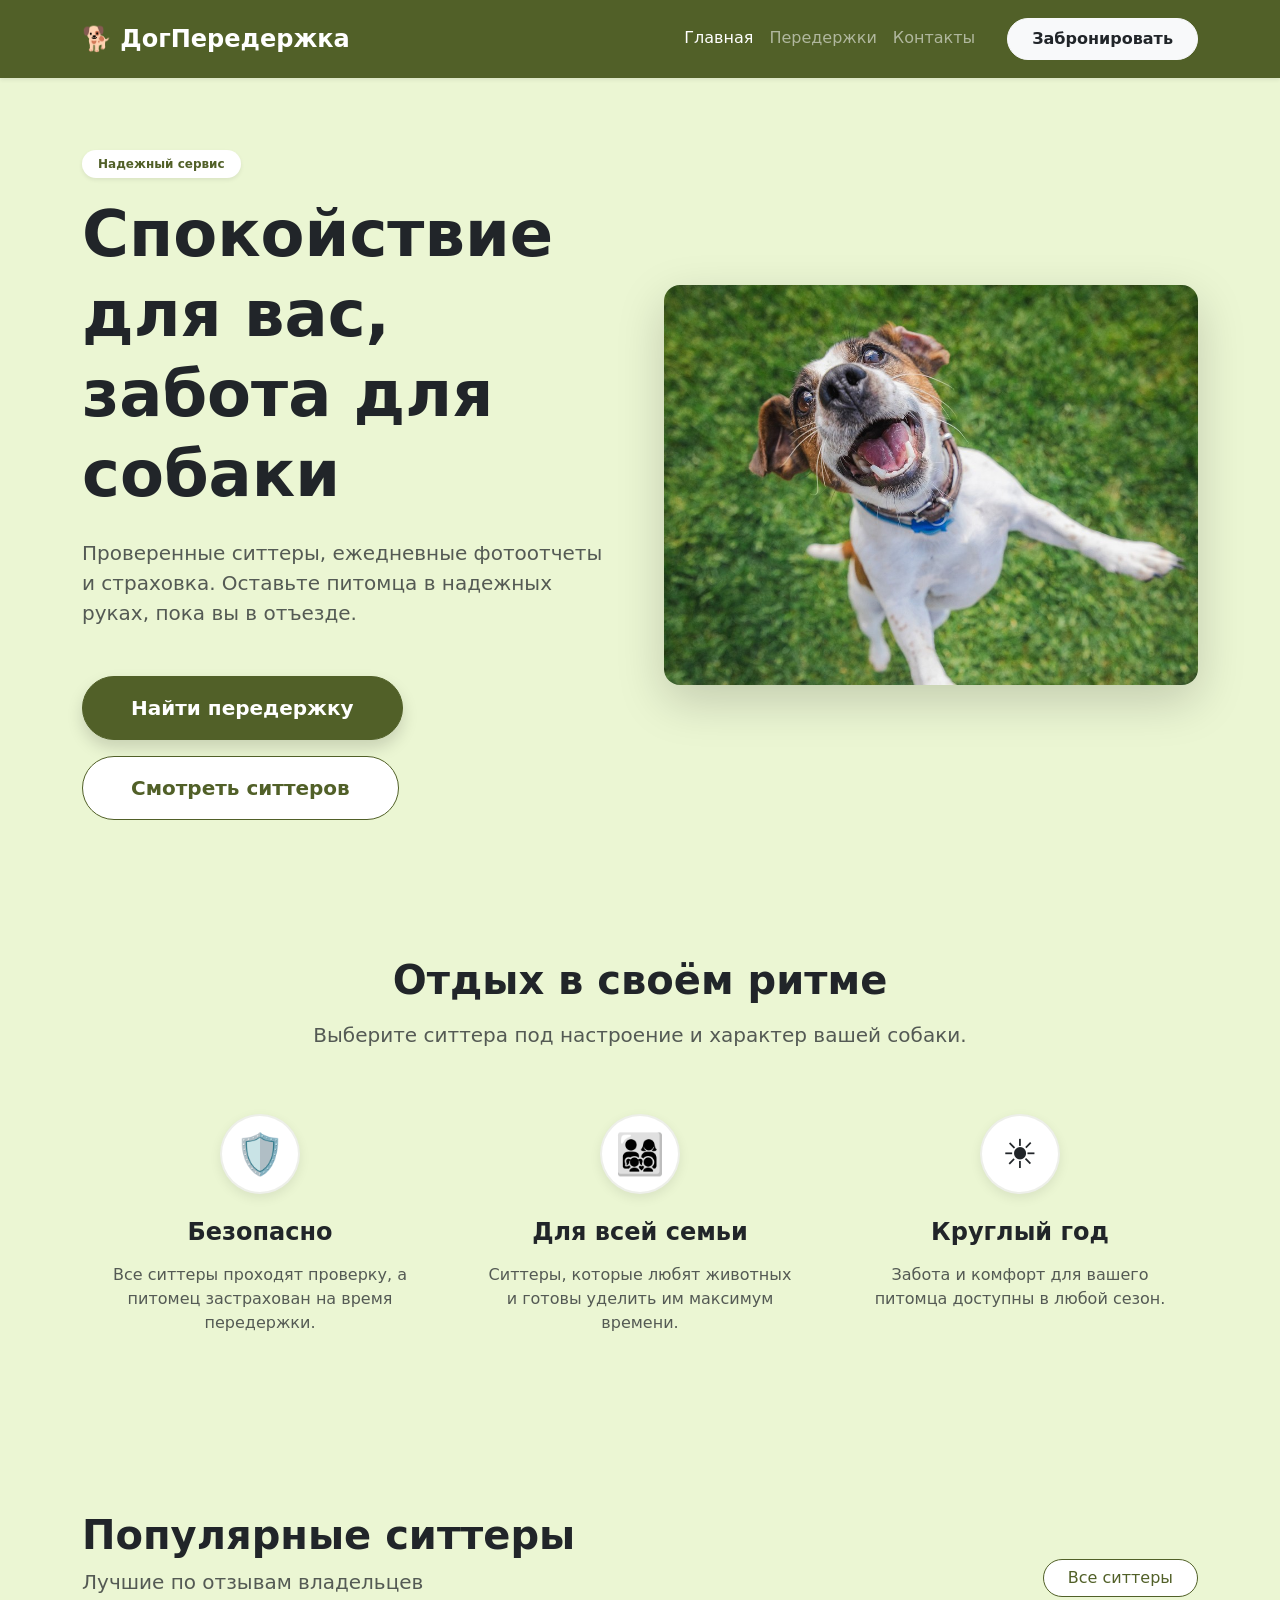
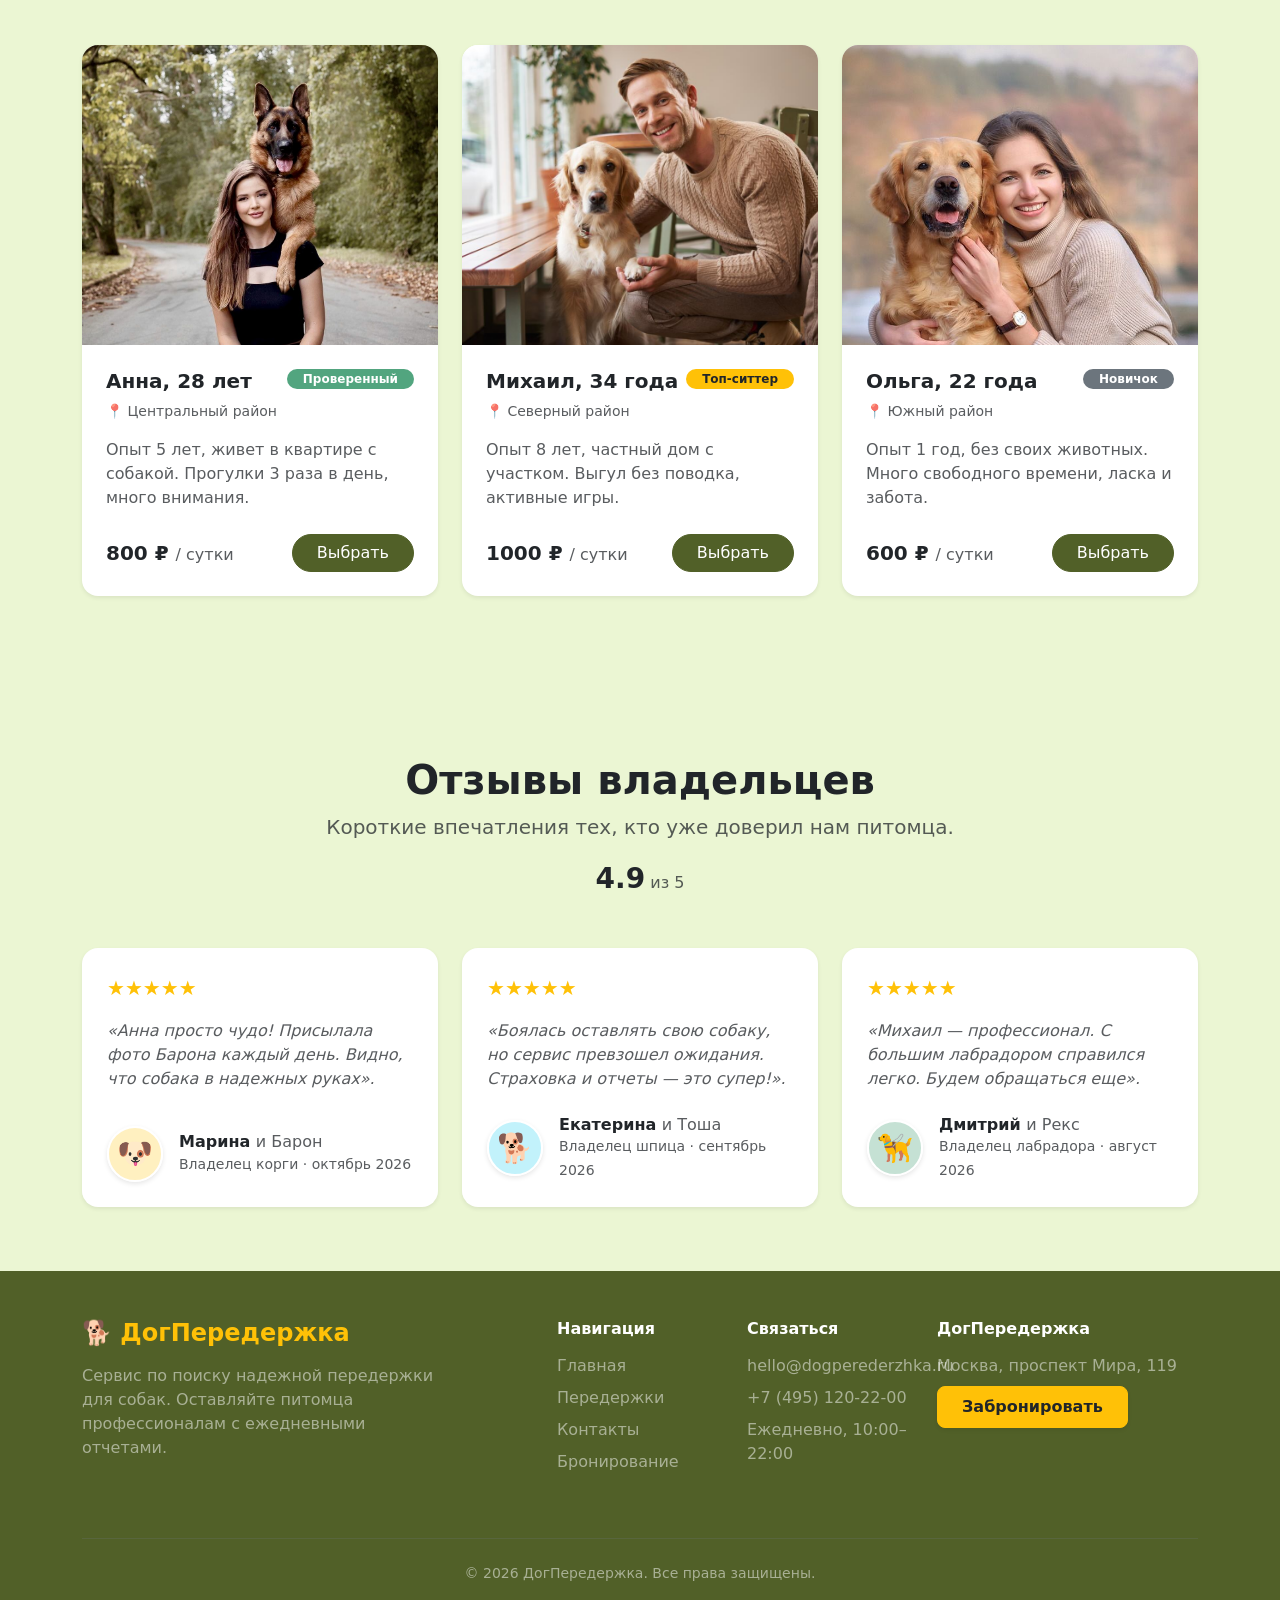
<file: index.html>
<!DOCTYPE html>
<html lang="ru">
<head>
  <meta charset="UTF-8">
  <meta name="viewport" content="width=device-width, initial-scale=1.0">
  <title>ДогПередержка – Забота для вашей собаки</title>
  <link href="https://cdn.jsdelivr.net/npm/bootstrap@5.3.3/dist/css/bootstrap.min.css" rel="stylesheet">
  <link rel="stylesheet" href="css/custom.css">
</head>
<body>

<!-- Навигация -->
<nav class="navbar navbar-expand-lg navbar-dark bg-header-footer sticky-top py-3 shadow-sm">
  <div class="container">
    <a class="navbar-brand fw-bold fs-4" href="index.html">🐕 ДогПередержка</a>
    <button class="navbar-toggler" type="button" data-bs-toggle="collapse" data-bs-target="#mainNavbar" aria-label="Переключить навигацию">
      <span class="navbar-toggler-icon"></span>
    </button>
    <div class="collapse navbar-collapse" id="mainNavbar">
      <ul class="navbar-nav ms-auto fw-medium">
        <li class="nav-item"><a class="nav-link active" href="index.html">Главная</a></li>
        <li class="nav-item"><a class="nav-link" href="catalog.html">Передержки</a></li>
        <li class="nav-item"><a class="nav-link" href="contacts.html">Контакты</a></li>
        <li class="nav-item ms-lg-4"><a class="btn btn-light text-dark px-4 py-2 fw-bold rounded-pill" href="booking.html">Забронировать</a></li>
      </ul>
    </div>
  </div>
</nav>

<!-- Hero Section -->
<section class="container my-5 py-4">
  <div class="row align-items-center g-5">
    <div class="col-12 col-lg-6">
      <span class="badge bg-white text-brand mb-3 px-3 py-2 rounded-pill fw-bold shadow-sm">Надежный сервис</span>
      <h1 class="display-3 fw-bold mb-4 lh-sm text-dark">Спокойствие для вас,<br>забота для собаки</h1>
      <p class="lead text-muted mb-5 fs-5">Проверенные ситтеры, ежедневные фотоотчеты и страховка. Оставьте питомца в надежных руках, пока вы в отъезде.</p>
      <div class="d-flex gap-3 flex-wrap">
        <button class="btn btn-primary btn-lg px-5 py-3 rounded-pill fw-bold shadow" data-bs-toggle="modal" data-bs-target="#pickModal">Найти передержку</button>
        <a href="catalog.html" class="btn btn-outline-dark btn-lg px-5 py-3 rounded-pill fw-bold bg-white">Смотреть ситтеров</a>
      </div>
    </div>
    <div class="col-12 col-lg-6">
      <img src="images/счастливый пес патрон.jpg" 
           alt="Счастливая собака на передержке" 
           class="img-fluid rounded-4 shadow-lg w-100 object-fit-cover" 
           style="max-height: 550px; min-height: 400px;">
    </div>
  </div>
</section>

<!-- Блок преимуществ -->
<section class="container py-5 my-3">
  <div class="row mb-5">
    <div class="col-12 text-center">
      <h2 class="fw-bold display-6 mb-3 text-dark">Отдых в своём ритме</h2>
      <p class="text-muted fs-5">Выберите ситтера под настроение и характер вашей собаки.</p>
    </div>
  </div>
  
  <div class="row g-4 justify-content-center">
    <div class="col-12 col-md-4 text-center">
      <div class="d-flex justify-content-center mb-4">
        <div class="feature-icon">🛡️</div>
      </div>
      <h3 class="h4 fw-bold mb-3 text-dark">Безопасно</h3>
      <p class="text-muted px-lg-4">Все ситтеры проходят проверку, а питомец застрахован на время передержки.</p>
    </div>
    
    <div class="col-12 col-md-4 text-center">
      <div class="d-flex justify-content-center mb-4">
        <div class="feature-icon">👨‍👩‍👧‍👦</div>
      </div>
      <h3 class="h4 fw-bold mb-3 text-dark">Для всей семьи</h3>
      <p class="text-muted px-lg-4">Ситтеры, которые любят животных и готовы уделить им максимум времени.</p>
    </div>
    
    <div class="col-12 col-md-4 text-center">
      <div class="d-flex justify-content-center mb-4">
        <div class="feature-icon">☀️</div>
      </div>
      <h3 class="h4 fw-bold mb-3 text-dark">Круглый год</h3>
      <p class="text-muted px-lg-4">Забота и комфорт для вашего питомца доступны в любой сезон.</p>
    </div>
  </div>
</section>

<!-- Популярные ситтеры -->
<section class="container my-5 py-5">
  <div class="d-flex justify-content-between align-items-end mb-5">
    <div>
      <h2 class="fw-bold display-6 mb-2 text-dark">Популярные ситтеры</h2>
      <p class="text-muted fs-5 mb-0">Лучшие по отзывам владельцев</p>
    </div>
    <a class="btn btn-outline-dark rounded-pill px-4 bg-white" href="catalog.html">Все ситтеры</a>
  </div>
  
  <div class="row g-4">
    <div class="col-12 col-md-6 col-lg-4">
      <div class="card h-100 bg-white shadow-sm">
        <img src="images/Анна, 28 лет ситер.jpg" class="card-img-top" alt="Анна" style="height: 300px;">
        <div class="card-body p-4 d-flex flex-column">
          <div class="d-flex justify-content-between align-items-start mb-2">
            <h3 class="card-title h5 fw-bold mb-0">Анна, 28 лет</h3>
            <span class="badge bg-success bg-opacity-75 rounded-pill px-3">Проверенный</span>
          </div>
          <p class="text-muted small mb-3">📍 Центральный район</p>
          <p class="card-text text-muted mb-4">Опыт 5 лет, живет в квартире с собакой. Прогулки 3 раза в день, много внимания.</p>
          <div class="mt-auto d-flex justify-content-between align-items-center">
            <span class="fw-bold fs-5">800 ₽ <span class="fs-6 fw-normal text-muted">/ сутки</span></span>
            <a class="btn btn-primary rounded-pill px-4" href="booking.html?sitter=Анна">Выбрать</a>
          </div>
        </div>
      </div>
    </div>

    <div class="col-12 col-md-6 col-lg-4">
      <div class="card h-100 bg-white shadow-sm">
        <img src="images/Михаил, 34 года ситер.jpg" class="card-img-top" alt="Михаил" style="height: 300px;">
        <div class="card-body p-4 d-flex flex-column">
          <div class="d-flex justify-content-between align-items-start mb-2">
            <h3 class="card-title h5 fw-bold mb-0">Михаил, 34 года</h3>
            <span class="badge bg-warning text-dark rounded-pill px-3">Топ-ситтер</span>
          </div>
          <p class="text-muted small mb-3">📍 Северный район</p>
          <p class="card-text text-muted mb-4">Опыт 8 лет, частный дом с участком. Выгул без поводка, активные игры.</p>
          <div class="mt-auto d-flex justify-content-between align-items-center">
            <span class="fw-bold fs-5">1000 ₽ <span class="fs-6 fw-normal text-muted">/ сутки</span></span>
            <a class="btn btn-primary rounded-pill px-4" href="booking.html?sitter=Михаил">Выбрать</a>
          </div>
        </div>
      </div>
    </div>

    <div class="col-12 col-md-6 col-lg-4">
      <div class="card h-100 bg-white shadow-sm">
        <img src="images/Ольга, 22 года ситер.jpg" class="card-img-top" alt="Ольга" style="height: 300px;">
        <div class="card-body p-4 d-flex flex-column">
          <div class="d-flex justify-content-between align-items-start mb-2">
            <h3 class="card-title h5 fw-bold mb-0">Ольга, 22 года</h3>
            <span class="badge bg-secondary rounded-pill px-3">Новичок</span>
          </div>
          <p class="text-muted small mb-3">📍 Южный район</p>
          <p class="card-text text-muted mb-4">Опыт 1 год, без своих животных. Много свободного времени, ласка и забота.</p>
          <div class="mt-auto d-flex justify-content-between align-items-center">
            <span class="fw-bold fs-5">600 ₽ <span class="fs-6 fw-normal text-muted">/ сутки</span></span>
            <a class="btn btn-primary rounded-pill px-4" href="booking.html?sitter=Ольга">Выбрать</a>
          </div>
        </div>
      </div>
    </div>
  </div>
</section>

<!-- Отзывы -->
<section class="container py-5 my-3">
  <div class="text-center mb-5">
    <h2 class="fw-bold display-6 mb-2 text-dark">Отзывы владельцев</h2>
    <p class="text-muted fs-5">Короткие впечатления тех, кто уже доверил нам питомца.</p>
    <div class="mt-3">
      <span class="fs-3 fw-bold text-dark">4.9</span> <span class="text-muted">из 5</span>
    </div>
  </div>
  
  <div class="row g-4">
    <div class="col-12 col-md-4">
      <div class="card h-100 bg-white shadow-sm p-4 border-0 review-card">
        <div class="text-warning mb-3 fs-5">★★★★★</div>
        <p class="card-text fst-italic text-muted mb-4">«Анна просто чудо! Присылала фото Барона каждый день. Видно, что собака в надежных руках».</p>
        <div class="d-flex align-items-center mt-auto">
          <div class="emoji-avatar bg-warning bg-opacity-25 me-3">🐶</div>
          <div>
            <h6 class="mb-0 fw-bold">Марина <span class="text-muted fw-normal">и Барон</span></h6>
            <small class="text-muted">Владелец корги · октябрь 2026</small>
          </div>
        </div>
      </div>
    </div>
    
    <div class="col-12 col-md-4">
      <div class="card h-100 bg-white shadow-sm p-4 border-0 review-card">
        <div class="text-warning mb-3 fs-5">★★★★★</div>
        <p class="card-text fst-italic text-muted mb-4">«Боялась оставлять свою собаку, но сервис превзошел ожидания. Страховка и отчеты — это супер!».</p>
        <div class="d-flex align-items-center mt-auto">
          <div class="emoji-avatar bg-info bg-opacity-25 me-3">🐕</div>
          <div>
            <h6 class="mb-0 fw-bold">Екатерина <span class="text-muted fw-normal">и Тоша</span></h6>
            <small class="text-muted">Владелец шпица · сентябрь 2026</small>
          </div>
        </div>
      </div>
    </div>

    <div class="col-12 col-md-4">
      <div class="card h-100 bg-white shadow-sm p-4 border-0 review-card">
        <div class="text-warning mb-3 fs-5">★★★★★</div>
        <p class="card-text fst-italic text-muted mb-4">«Михаил — профессионал. С большим лабрадором справился легко. Будем обращаться еще».</p>
        <div class="d-flex align-items-center mt-auto">
          <div class="emoji-avatar bg-success bg-opacity-25 me-3">🦮</div>
          <div>
            <h6 class="mb-0 fw-bold">Дмитрий <span class="text-muted fw-normal">и Рекс</span></h6>
            <small class="text-muted">Владелец лабрадора · август 2026</small>
          </div>
        </div>
      </div>
    </div>
  </div>
</section>

<!-- Модальное окно: Умный подбор (квиз) -->
<div class="modal fade" id="pickModal" tabindex="-1" aria-labelledby="pickModalLabel" aria-hidden="true">
  <div class="modal-dialog modal-dialog-centered">
    <div class="modal-content border-0 rounded-4 shadow-lg overflow-hidden">
      <div class="modal-header border-0 bg-header-footer text-white pb-3">
        <h2 class="modal-title h4 fw-bold" id="pickModalLabel">Умный подбор</h2>
        <button type="button" class="btn-close btn-close-white" data-bs-dismiss="modal" aria-label="Закрыть"></button>
      </div>
      <div class="modal-body p-4">

        <!-- Прогресс -->
        <div class="progress mb-4" style="height: 8px;" role="progressbar" aria-label="Прогресс подбора">
          <div id="quiz-progress" class="progress-bar bg-success" style="width: 25%; transition: width 0.3s ease;"></div>
        </div>

        <!-- Шаг 1: Размер -->
        <div class="quiz-step" data-step="1">
          <p class="text-muted small mb-2 fw-bold">Шаг 1 из 3</p>
          <h3 class="h5 fw-bold mb-3">Какого размера ваша собака?</h3>
          <div class="d-grid gap-2">
            <button type="button" class="btn btn-outline-primary btn-lg rounded-pill quiz-answer" data-key="size" data-value="Мелкий">Мелкий (до 10 кг)</button>
            <button type="button" class="btn btn-outline-primary btn-lg rounded-pill quiz-answer" data-key="size" data-value="Средний">Средний (10–25 кг)</button>
            <button type="button" class="btn btn-outline-primary btn-lg rounded-pill quiz-answer" data-key="size" data-value="Крупный">Крупный (от 25 кг)</button>
          </div>
        </div>

        <!-- Шаг 2: Район -->
        <div class="quiz-step d-none" data-step="2">
          <p class="text-muted small mb-2 fw-bold">Шаг 2 из 3</p>
          <h3 class="h5 fw-bold mb-3">В каком районе вам удобно?</h3>
          <div class="d-grid gap-2">
            <button type="button" class="btn btn-outline-primary btn-lg rounded-pill quiz-answer" data-key="district" data-value="Центральный">Центральный</button>
            <button type="button" class="btn btn-outline-primary btn-lg rounded-pill quiz-answer" data-key="district" data-value="Северный">Северный</button>
            <button type="button" class="btn btn-outline-primary btn-lg rounded-pill quiz-answer" data-key="district" data-value="Южный">Южный</button>
            <button type="button" class="btn btn-outline-dark btn-lg rounded-pill quiz-answer" data-key="district" data-value="all">Любой район</button>
          </div>
        </div>

        <!-- Шаг 3: Даты -->
        <div class="quiz-step d-none" data-step="3">
          <p class="text-muted small mb-2 fw-bold">Шаг 3 из 3</p>
          <h3 class="h5 fw-bold mb-3">На какие даты?</h3>
          <div class="mb-3">
            <label for="quiz-in" class="form-label fw-bold small text-muted">Дата заезда</label>
            <input type="date" id="quiz-in" class="form-control form-control-lg shadow-none">
          </div>
          <div class="mb-4">
            <label for="quiz-out" class="form-label fw-bold small text-muted">Дата выезда</label>
            <input type="date" id="quiz-out" class="form-control form-control-lg shadow-none">
          </div>
          <button type="button" id="quiz-finish" class="btn btn-primary w-100 py-3 rounded-pill fw-bold shadow-sm">Подобрать ситтеров</button>
        </div>

        <!-- Шаг 4: Результат -->
        <div class="quiz-step d-none text-center" data-step="4">
          <div class="display-4 mb-3">🐕</div>
          <h3 class="h4 fw-bold mb-2">Мы нашли <span id="quiz-count" class="text-success">0</span> подходящих ситтера!</h3>
          <p class="text-muted mb-4">Перейдите в каталог, чтобы посмотреть подробности.</p>
          <a id="quiz-go-catalog" href="catalog.html" class="btn btn-primary btn-lg px-5 py-3 rounded-pill fw-bold w-100 shadow-sm">Перейти в каталог</a>
          <button type="button" class="btn btn-link text-muted mt-2 text-decoration-none" data-bs-dismiss="modal">Закрыть</button>
        </div>

      </div>
    </div>
  </div>
</div>

<!-- Подвал -->
<footer class="bg-header-footer text-white py-5 mt-auto">
  <div class="container">
    <div class="row g-4">
      <div class="col-12 col-lg-4">
        <h4 class="fw-bold mb-3 text-warning">🐕 ДогПередержка</h4>
        <p class="text-white-50">Сервис по поиску надежной передержки для собак. Оставляйте питомца профессионалам с ежедневными отчетами.</p>
      </div>
      <div class="col-6 col-md-3 col-lg-2 offset-lg-1">
        <h6 class="fw-bold mb-3">Навигация</h6>
        <ul class="list-unstyled">
          <li class="mb-2"><a class="text-white-50 footer-link" href="index.html">Главная</a></li>
          <li class="mb-2"><a class="text-white-50 footer-link" href="catalog.html">Передержки</a></li>
          <li class="mb-2"><a class="text-white-50 footer-link" href="contacts.html">Контакты</a></li>
          <li class="mb-2"><a class="text-white-50 footer-link" href="booking.html">Бронирование</a></li>
        </ul>
      </div>
      <div class="col-6 col-md-3 col-lg-2">
        <h6 class="fw-bold mb-3">Связаться</h6>
        <ul class="list-unstyled text-white-50">
          <li class="mb-2">hello@dogperederzhka.ru</li>
          <li class="mb-2">+7 (495) 120-22-00</li>
          <li class="mb-2">Ежедневно, 10:00–22:00</li>
        </ul>
      </div>
      <div class="col-12 col-md-6 col-lg-3 text-center text-md-start">
        <h6 class="fw-bold mb-3">ДогПередержка</h6>
        <p class="text-white-50 mb-2">Москва, проспект Мира, 119</p>
        <a href="booking.html" class="btn btn-warning text-dark fw-bold px-4 py-2 rounded-3 shadow-sm">Забронировать</a>
      </div>
    </div>
    <hr class="border-secondary mt-5 mb-4">
    <div class="row">
      <div class="col-12 text-center">
        <p class="text-white-50 small mb-0">&copy; 2026 ДогПередержка. Все права защищены.</p>
      </div>
    </div>
  </div>
</footer>

<!-- Подключение скриптов -->
<script src="https://cdn.jsdelivr.net/npm/bootstrap@5.3.3/dist/js/bootstrap.bundle.min.js"></script>
<script src="js/index.js"></script>
</body>
</html>
</file>
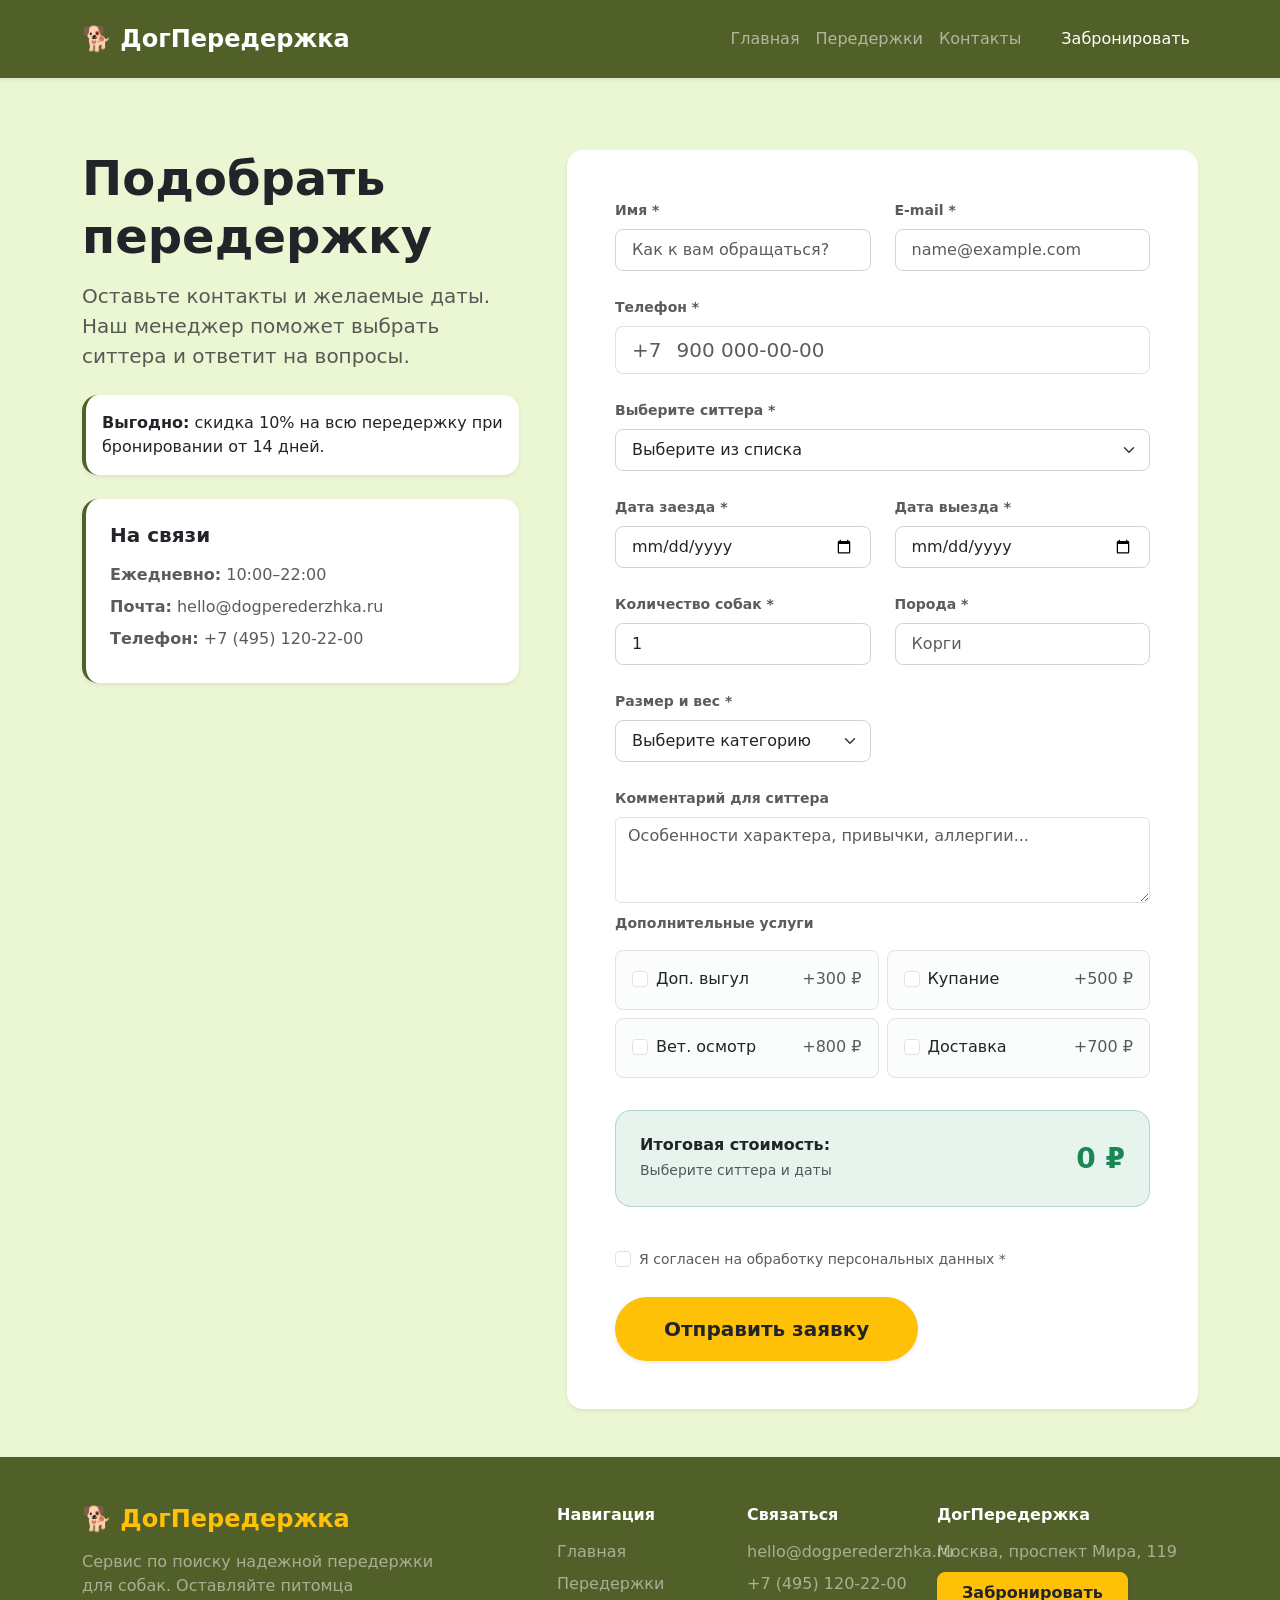
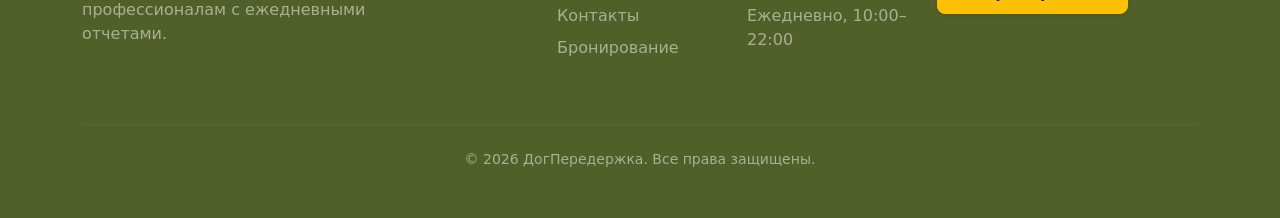
<file: booking.html>
<!DOCTYPE html>
<html lang="ru">
<head>
  <meta charset="UTF-8">
  <meta name="viewport" content="width=device-width, initial-scale=1.0">
  <title>Бронирование – ДогПередержка</title>
  <link href="https://cdn.jsdelivr.net/npm/bootstrap@5.3.3/dist/css/bootstrap.min.css" rel="stylesheet">
  <link rel="stylesheet" href="css/custom.css">
</head>
<body>

<!-- Навигация -->
<nav class="navbar navbar-expand-lg navbar-dark bg-header-footer sticky-top py-3 shadow-sm">
  <div class="container">
    <a class="navbar-brand fw-bold fs-4" href="index.html">🐕 ДогПередержка</a>
    <button class="navbar-toggler" type="button" data-bs-toggle="collapse" data-bs-target="#mainNavbar" aria-label="Переключить навигацию">
      <span class="navbar-toggler-icon"></span>
    </button>
    <div class="collapse navbar-collapse" id="mainNavbar">
      <ul class="navbar-nav ms-auto fw-medium">
        <li class="nav-item"><a class="nav-link" href="index.html">Главная</a></li>
        <li class="nav-item"><a class="nav-link" href="catalog.html">Передержки</a></li>
        <li class="nav-item"><a class="nav-link" href="contacts.html">Контакты</a></li>
        <li class="nav-item ms-lg-4"><a class="nav-link active" href="booking.html">Забронировать</a></li>
      </ul>
    </div>
  </div>
</nav>

<main class="container my-5 pt-4">
  <div class="row g-5">
    
    <!-- Левая колонка: Текст и контакты -->
    <div class="col-12 col-lg-5">
      <h1 class="display-5 fw-bold text-dark mb-3">Подобрать<br>передержку</h1>
      <p class="lead text-muted mb-4">Оставьте контакты и желаемые даты. Наш менеджер поможет выбрать ситтера и ответит на вопросы.</p>
      
      <div class="alert alert-success bg-white border-0 shadow-sm rounded-4 mb-4" role="alert" style="border-left: 4px solid #516028 !important;">
        <p class="mb-0 fw-medium text-dark"><strong>Выгодно:</strong> скидка 10% на всю передержку при бронировании от 14 дней.</p>
      </div>

      <div class="contact-box shadow-sm">
        <h5 class="fw-bold mb-3 text-dark">На связи</h5>
        <ul class="list-unstyled mb-0 text-muted">
          <li class="mb-2"><strong>Ежедневно:</strong> 10:00–22:00</li>
          <li class="mb-2"><strong>Почта:</strong> <a href="mailto:hello@dogperederzhka.ru" class="text-decoration-none text-muted">hello@dogperederzhka.ru</a></li>
          <li class="mb-2"><strong>Телефон:</strong> <a href="tel:+74951202200" class="text-decoration-none text-muted">+7 (495) 120-22-00</a></li>
        </ul>
      </div>
    </div>

    <!-- Правая колонка: Форма -->
    <div class="col-12 col-lg-7">
      <div class="card border-0 shadow-sm rounded-4 p-4 p-md-5 bg-white">
        <form id="booking-form" novalidate>
          <div class="row g-4">
            
            <!-- Имя -->
            <div class="col-12 col-md-6">
              <label for="b-name" class="form-label text-muted small fw-bold">Имя *</label>
              <input type="text" id="b-name" class="form-control form-control-lg shadow-none" 
                     placeholder="Как к вам обращаться?" required minlength="2" 
                     pattern="^[А-Яа-яЁёA-Za-z\s\-]+$">
              <div class="invalid-feedback">Введите корректное имя (только буквы).</div>
            </div>
            
            <!-- Email -->
            <div class="col-12 col-md-6">
              <label for="b-email" class="form-label text-muted small fw-bold">E-mail *</label>
              <input type="email" id="b-email" class="form-control form-control-lg shadow-none" 
                     placeholder="name@example.com" required>
              <div class="invalid-feedback">Введите корректный адрес электронной почты.</div>
            </div>

            <!-- Телефон -->
            <div class="col-12">
              <label for="b-phone" class="form-label text-muted small fw-bold">Телефон *</label>
              <div class="input-group input-group-lg has-validation">
                <span class="input-group-text bg-white text-muted border-end-0">+7</span>
                <input type="tel" id="b-phone" class="form-control border-start-0 ps-0 shadow-none" 
                       placeholder="900 000-00-00" required pattern="[0-9]{10}" maxlength="10">
                <div class="invalid-feedback">Введите ровно 10 цифр номера телефона.</div>
              </div>
            </div>

            <!-- Ситтер + Кнопка копирования -->
            <div class="col-12">
              <label for="b-sitter" class="form-label text-muted small fw-bold">Выберите ситтера *</label>
              <select id="b-sitter" class="form-select form-select-lg shadow-none" required>
                <option selected disabled value="">Выберите из списка</option>
                <option value="Анна" data-price="800" data-district="Центральный" data-phone="+7 999 123-45-67">Анна — Центральный, 800 ₽</option>
                <option value="Михаил" data-price="1000" data-district="Северный" data-phone="+7 999 234-56-78">Михаил — Северный, 1000 ₽</option>
                <option value="Ольга" data-price="600" data-district="Южный" data-phone="+7 999 345-67-89">Ольга — Южный, 600 ₽</option>
                <option value="Дмитрий" data-price="1200" data-district="Северный" data-phone="+7 999 456-78-90">Дмитрий — Северный, 1200 ₽</option>
                <option value="Елена" data-price="900" data-district="Центральный" data-phone="+7 999 567-89-01">Елена — Центральный, 900 ₽</option>
                <option value="Игорь" data-price="700" data-district="Южный" data-phone="+7 999 678-90-12">Игорь — Южный, 700 ₽</option>
                <option value="Мария" data-price="1100" data-district="Северный" data-phone="+7 999 789-01-23">Мария — Северный, 1100 ₽</option>
                <option value="Алексей" data-price="950" data-district="Центральный" data-phone="+7 999 890-12-34">Алексей — Центральный, 950 ₽</option>
              </select>
              <div class="invalid-feedback">Пожалуйста, выберите ситтера.</div>
              
              <button type="button" id="copy-sitter" class="btn btn-outline-secondary btn-sm rounded-pill mt-2 d-none">
                📋 Скопировать контакты ситтера
              </button>
            </div>

            <!-- Даты -->
            <div class="col-12 col-md-6">
              <label for="b-in" class="form-label text-muted small fw-bold">Дата заезда *</label>
              <input type="date" id="b-in" class="form-control form-control-lg shadow-none" required>
              <div class="invalid-feedback">Выберите дату заезда.</div>
            </div>
            <div class="col-12 col-md-6">
              <label for="b-out" class="form-label text-muted small fw-bold">Дата выезда *</label>
              <input type="date" id="b-out" class="form-control form-control-lg shadow-none" required>
              <div class="invalid-feedback">Дата выезда должна быть позже даты заезда.</div>
            </div>

            <!-- Кол-во собак и Порода -->
            <div class="col-12 col-md-6">
              <label for="b-count" class="form-label text-muted small fw-bold">Количество собак *</label>
              <input type="number" id="b-count" class="form-control form-control-lg shadow-none" 
                     min="1" max="5" value="1" required>
              <div class="invalid-feedback">Можно указать от 1 до 5 собак.</div>
            </div>
            <div class="col-12 col-md-6">
              <label for="b-breed" class="form-label text-muted small fw-bold">Порода *</label>
              <input type="text" id="b-breed" class="form-control form-control-lg shadow-none" 
                     placeholder="Корги" required minlength="3">
              <div class="invalid-feedback">Укажите породу собаки.</div>
            </div>
            
            <!-- Размер и вес -->
            <div class="col-12 col-md-6">
              <label for="b-weight" class="form-label text-muted small fw-bold">Размер и вес *</label>
              <select id="b-weight" class="form-select form-select-lg shadow-none" required>
                <option selected disabled value="">Выберите категорию</option>
                <option value="Мелкий (2–5 кг)">Мелкий (2–5 кг)</option>
                <option value="Мелкий (5–10 кг)">Мелкий (5–10 кг)</option>
                <option value="Средний (10–25 кг)">Средний (10–25 кг)</option>
                <option value="Крупный (25–40 кг)">Крупный (25–40 кг)</option>
                <option value="Очень крупный (от 40 кг)">Очень крупный (от 40 кг)</option>
              </select>
              <div class="invalid-feedback">Выберите размер и вес собаки.</div>
            </div>

            <!-- Комментарий -->
            <div class="col-12">
              <label for="b-comment" class="form-label text-muted small fw-bold">Комментарий для ситтера</label>
              <textarea id="b-comment" class="form-control shadow-none" rows="3"
                        placeholder="Особенности характера, привычки, аллергии..." maxlength="300"></textarea>
            </div>

            <!-- Доп услуги -->
            <div class="col-12 mt-2">
              <label class="form-label text-muted small fw-bold mb-3">Дополнительные услуги</label>
              <div class="row g-2">
                <div class="col-12 col-md-6">
                  <div class="form-check p-3 border rounded-3 bg-light bg-opacity-50 h-100">
                    <input class="form-check-input extra ms-0 me-2" type="checkbox" value="300" id="ex-walk">
                    <label class="form-check-label text-dark d-flex justify-content-between" for="ex-walk">Доп. выгул <span class="text-muted">+300 ₽</span></label>
                  </div>
                </div>
                <div class="col-12 col-md-6">
                  <div class="form-check p-3 border rounded-3 bg-light bg-opacity-50 h-100">
                    <input class="form-check-input extra ms-0 me-2" type="checkbox" value="500" id="ex-bath">
                    <label class="form-check-label text-dark d-flex justify-content-between" for="ex-bath">Купание <span class="text-muted">+500 ₽</span></label>
                  </div>
                </div>
                <div class="col-12 col-md-6">
                  <div class="form-check p-3 border rounded-3 bg-light bg-opacity-50 h-100">
                    <input class="form-check-input extra ms-0 me-2" type="checkbox" value="800" id="ex-vet">
                    <label class="form-check-label text-dark d-flex justify-content-between" for="ex-vet">Вет. осмотр <span class="text-muted">+800 ₽</span></label>
                  </div>
                </div>
                <div class="col-12 col-md-6">
                  <div class="form-check p-3 border rounded-3 bg-light bg-opacity-50 h-100">
                    <input class="form-check-input extra ms-0 me-2" type="checkbox" value="700" id="ex-delivery">
                    <label class="form-check-label text-dark d-flex justify-content-between" for="ex-delivery">Доставка <span class="text-muted">+700 ₽</span></label>
                  </div>
                </div>
              </div>
            </div>

            <!-- Предупреждение о сезоне -->
            <div class="col-12 mt-4">
              <div id="season-warning" class="alert alert-warning d-none rounded-4 shadow-sm mb-0" role="alert"></div>
            </div>

            <!-- Итог -->
            <div class="col-12 mt-2">
              <div class="alert alert-success bg-success bg-opacity-10 border-success border-opacity-25 rounded-4 p-4 d-flex justify-content-between align-items-center">
                <div>
                  <h6 class="fw-bold mb-1 text-dark">Итоговая стоимость:</h6>
                  <small class="text-muted" id="calc-breakdown">Выберите ситтера и даты</small>
                </div>
                <div class="fs-3 fw-bold text-success">
                  <span id="total">0</span> ₽
                </div>
              </div>
            </div>

            <!-- Согласие -->
            <div class="col-12">
              <div class="form-check">
                <input id="b-agree" class="form-check-input" type="checkbox" required>
                <label class="form-check-label text-muted small" for="b-agree">
                  Я согласен на обработку персональных данных *
                </label>
                <div class="invalid-feedback">Необходимо ваше согласие.</div>
              </div>
            </div>

            <!-- Кнопки -->
            <div class="col-12 mt-4 d-grid d-md-flex justify-content-md-start">
              <button class="btn btn-warning text-dark btn-lg px-5 py-3 rounded-pill fw-bold shadow-sm" type="submit">Отправить заявку</button>
            </div>
          </div>
        </form>
      </div>
    </div>

  </div>
</main>

<!-- Подвал -->
<footer class="bg-header-footer text-white py-5 mt-auto">
  <div class="container">
    <div class="row g-4">
      <div class="col-12 col-lg-4">
        <h4 class="fw-bold mb-3 text-warning">🐕 ДогПередержка</h4>
        <p class="text-white-50">Сервис по поиску надежной передержки для собак. Оставляйте питомца профессионалам с ежедневными отчетами.</p>
      </div>
      <div class="col-6 col-md-3 col-lg-2 offset-lg-1">
        <h6 class="fw-bold mb-3">Навигация</h6>
        <ul class="list-unstyled">
          <li class="mb-2"><a class="text-white-50 footer-link" href="index.html">Главная</a></li>
          <li class="mb-2"><a class="text-white-50 footer-link" href="catalog.html">Передержки</a></li>
          <li class="mb-2"><a class="text-white-50 footer-link" href="contacts.html">Контакты</a></li>
          <li class="mb-2"><a class="text-white-50 footer-link" href="booking.html">Бронирование</a></li>
        </ul>
      </div>
      <div class="col-6 col-md-3 col-lg-2">
        <h6 class="fw-bold mb-3">Связаться</h6>
        <ul class="list-unstyled text-white-50">
          <li class="mb-2">hello@dogperederzhka.ru</li>
          <li class="mb-2">+7 (495) 120-22-00</li>
          <li class="mb-2">Ежедневно, 10:00–22:00</li>
        </ul>
      </div>
      <div class="col-12 col-md-6 col-lg-3 text-center text-md-start">
        <h6 class="fw-bold mb-3">ДогПередержка</h6>
        <p class="text-white-50 mb-2">Москва, проспект Мира, 119</p>
        <a href="booking.html" class="btn btn-warning text-dark fw-bold px-4 py-2 rounded-3 shadow-sm">Забронировать</a>
      </div>
    </div>
    <hr class="border-secondary mt-5 mb-4">
    <div class="row">
      <div class="col-12 text-center">
        <p class="text-white-50 small mb-0">&copy; 2026 ДогПередержка. Все права защищены.</p>
      </div>
    </div>
  </div>
</footer>

<!-- Toast: Уведомление о копировании -->
<div class="toast-container position-fixed bottom-0 end-0 p-3" style="z-index: 1090;">
  <div id="copy-toast" class="toast align-items-center text-bg-success border-0 rounded-4" role="alert" aria-live="assertive" aria-atomic="true">
    <div class="d-flex">
      <div class="toast-body fw-medium">Скопировано!</div>
      <button type="button" class="btn-close btn-close-white me-2 m-auto" data-bs-dismiss="toast" aria-label="Закрыть"></button>
    </div>
  </div>
</div>

<!-- Подключение скриптов -->
<script src="https://cdn.jsdelivr.net/npm/bootstrap@5.3.3/dist/js/bootstrap.bundle.min.js"></script>
<script src="js/booking.js"></script>
</body>
</html>
</file>
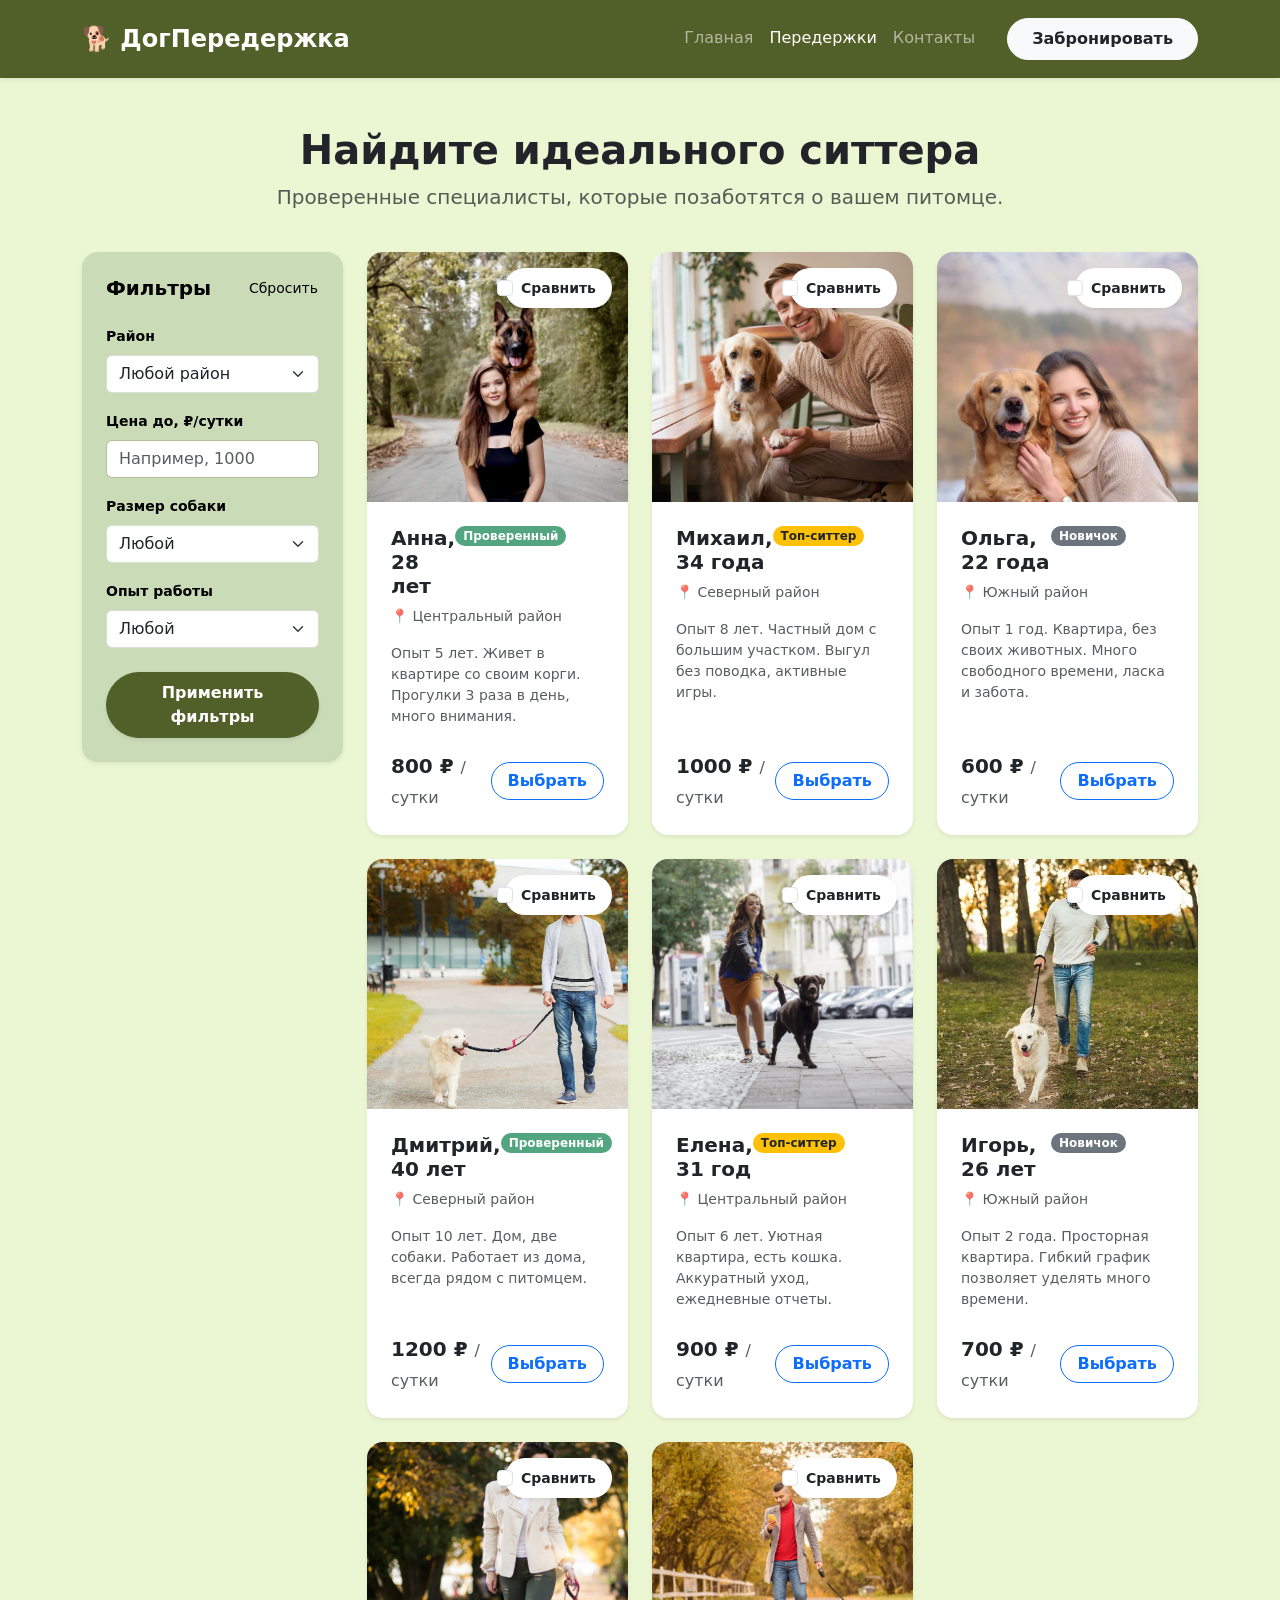
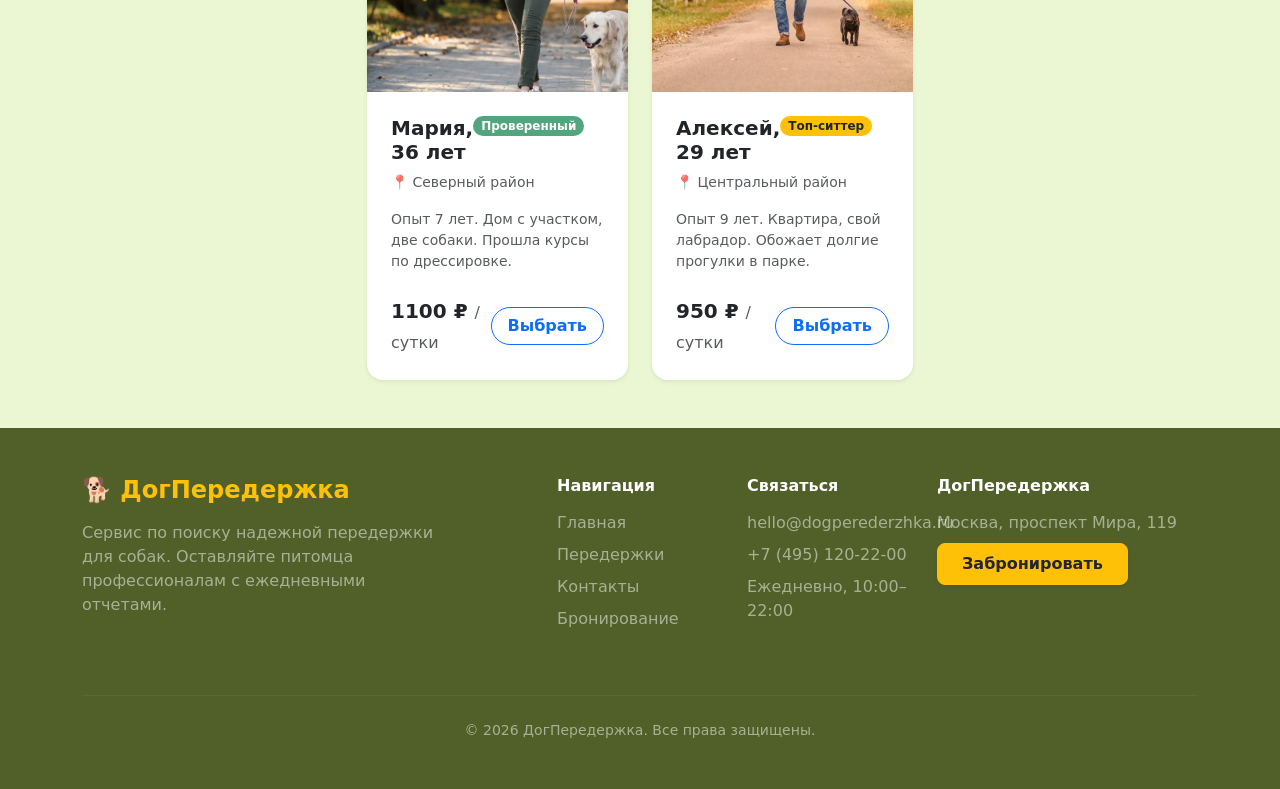
<file: catalog.html>
<!DOCTYPE html>
<html lang="ru">
<head>
  <meta charset="UTF-8">
  <meta name="viewport" content="width=device-width, initial-scale=1.0">
  <title>Каталог передержек – ДогПередержка</title>
  <link href="https://cdn.jsdelivr.net/npm/bootstrap@5.3.3/dist/css/bootstrap.min.css" rel="stylesheet">
  <link rel="stylesheet" href="css/custom.css">
</head>
<body>

<!-- Навигация -->
<nav class="navbar navbar-expand-lg navbar-dark bg-header-footer sticky-top py-3 shadow-sm">
  <div class="container">
    <a class="navbar-brand fw-bold fs-4" href="index.html">🐕 ДогПередержка</a>
    <button class="navbar-toggler" type="button" data-bs-toggle="collapse" data-bs-target="#mainNavbar" aria-label="Переключить навигацию">
      <span class="navbar-toggler-icon"></span>
    </button>
    <div class="collapse navbar-collapse" id="mainNavbar">
      <ul class="navbar-nav ms-auto fw-medium">
        <li class="nav-item"><a class="nav-link" href="index.html">Главная</a></li>
        <li class="nav-item"><a class="nav-link active" href="catalog.html">Передержки</a></li>
        <li class="nav-item"><a class="nav-link" href="contacts.html">Контакты</a></li>
        <li class="nav-item ms-lg-4"><a class="btn btn-light text-dark px-4 py-2 fw-bold rounded-pill" href="booking.html">Забронировать</a></li>
      </ul>
    </div>
  </div>
</nav>

<main class="container my-5">
  
  <!-- Заголовок страницы -->
  <div class="row mb-4 text-center">
    <div class="col-12">
      <h1 class="fw-bold display-6 mb-2 text-dark">Найдите идеального ситтера</h1>
      <p class="text-muted fs-5">Проверенные специалисты, которые позаботятся о вашем питомце.</p>
    </div>
  </div>

  <div class="row g-4">
    
    <!-- Боковая панель фильтров -->
    <div class="col-12 col-lg-3">
      <div class="card border-0 shadow-sm sticky-top bg-filter rounded-4" style="top: 100px; z-index: 1;">
        <div class="card-body p-4">
          <div class="d-flex justify-content-between align-items-center mb-4">
            <h2 class="h5 fw-bold mb-0 text-black">Фильтры</h2>
            <button type="button" id="reset-filters" class="btn btn-sm btn-link text-black text-decoration-none p-0 fw-medium">Сбросить</button>
          </div>
          
          <form id="filter-form">
            <!-- Район -->
            <div class="mb-3">
              <label for="f-district" class="form-label small fw-bold text-black">Район</label>
              <select id="f-district" class="form-select shadow-none">
                <option selected value="all">Любой район</option>
                <option value="Центральный">Центральный</option>
                <option value="Северный">Северный</option>
                <option value="Южный">Южный</option>
              </select>
            </div>

            <!-- Цена -->
            <div class="mb-3">
              <label for="f-price" class="form-label small fw-bold text-black">Цена до, ₽/сутки</label>
              <input type="number" id="f-price" class="form-control shadow-none" placeholder="Например, 1000" min="0">
            </div>

            <!-- Размер собаки -->
            <div class="mb-3">
              <label for="f-size" class="form-label small fw-bold text-black">Размер собаки</label>
              <select id="f-size" class="form-select shadow-none">
                <option selected value="all">Любой</option>
                <option value="Мелкий">Мелкий (до 10 кг)</option>
                <option value="Средний">Средний (10-25 кг)</option>
                <option value="Крупный">Крупный (от 25 кг)</option>
              </select>
            </div>

            <!-- Опыт -->
            <div class="mb-4">
              <label for="f-exp" class="form-label small fw-bold text-black">Опыт работы</label>
              <select id="f-exp" class="form-select shadow-none">
                <option selected value="0">Любой</option>
                <option value="1">От 1 года</option>
                <option value="3">От 3 лет</option>
                <option value="5">Более 5 лет</option>
              </select>
            </div>

            <button type="button" id="apply-filters" class="btn btn-primary w-100 py-2 fw-bold rounded-pill shadow-sm">Применить фильтры</button>
          </form>
        </div>
      </div>
    </div>

    <!-- Сетка карточек -->
    <div class="col-12 col-lg-9">
      
      <!-- Алерт умного подбора -->
      <div id="smart-alert" class="alert alert-info alert-dismissible fade show d-none shadow-sm rounded-4 mb-4" role="alert">
        <strong>Умный подбор сработал!</strong> Ниже показаны ситтеры, подходящие под ваши параметры.
        <button type="button" class="btn-close" data-bs-dismiss="alert" aria-label="Закрыть"></button>
      </div>

      <!-- Контейнер для сообщения об отсутствии результатов -->
      <div id="no-results" class="alert alert-warning text-center d-none shadow-sm rounded-4" role="alert">
        По вашему запросу ничего не найдено. Попробуйте изменить параметры фильтра.
      </div>

      <div class="row g-4" id="sitters-grid">

        <!-- Карточка 1 -->
        <div class="col-12 col-md-6 col-xl-4 sitter-card" 
             data-district="Центральный" data-price="800" data-size="Средний" data-exp="5">
          <div class="card h-100 bg-white border-0 shadow-sm rounded-4 position-relative">
            <div class="form-check position-absolute top-0 end-0 m-3 bg-white rounded-pill px-3 py-2 shadow-sm" style="z-index: 2;">
              <input class="form-check-input compare-check me-1" type="checkbox" id="cmp-1"
                     data-id="1" data-name="Анна, 28 лет" data-district="Центральный"
                     data-price="800" data-size="Средний" data-exp="5"
                     data-animals="Корги (своя)" data-phone="+7 999 123-45-67">
              <label class="form-check-label small fw-bold text-dark" for="cmp-1">Сравнить</label>
            </div>
            <img src="images/Анна, 28 лет ситер.jpg" class="card-img-top" alt="Анна" style="height: 250px; object-fit: cover; object-position: top;">
            <div class="card-body p-4 d-flex flex-column">
              <div class="d-flex justify-content-between align-items-start mb-2 pe-5">
                <h3 class="card-title h5 fw-bold mb-0 text-dark">Анна, 28 лет</h3>
                <span class="badge bg-success bg-opacity-75 rounded-pill px-2">Проверенный</span>
              </div>
              <p class="text-muted small mb-3">📍 Центральный район</p>
              <p class="card-text text-muted small mb-4">Опыт 5 лет. Живет в квартире со своим корги. Прогулки 3 раза в день, много внимания.</p>
              <div class="mt-auto d-flex justify-content-between align-items-center">
                <span class="fw-bold fs-5 text-dark">800 ₽ <span class="fs-6 fw-normal text-muted">/ сутки</span></span>
                <a class="btn btn-outline-primary rounded-pill px-3 fw-bold" href="booking.html?sitter=Анна">Выбрать</a>
              </div>
            </div>
          </div>
        </div>

        <!-- Карточка 2 -->
        <div class="col-12 col-md-6 col-xl-4 sitter-card" 
             data-district="Северный" data-price="1000" data-size="Крупный" data-exp="8">
          <div class="card h-100 bg-white border-0 shadow-sm rounded-4 position-relative">
            <div class="form-check position-absolute top-0 end-0 m-3 bg-white rounded-pill px-3 py-2 shadow-sm" style="z-index: 2;">
              <input class="form-check-input compare-check me-1" type="checkbox" id="cmp-2"
                     data-id="2" data-name="Михаил, 34 года" data-district="Северный"
                     data-price="1000" data-size="Крупный" data-exp="8"
                     data-animals="Две собаки (свои)" data-phone="+7 999 234-56-78">
              <label class="form-check-label small fw-bold text-dark" for="cmp-2">Сравнить</label>
            </div>
            <img src="images/Михаил, 34 года ситер.jpg" class="card-img-top" alt="Михаил" style="height: 250px; object-fit: cover; object-position: top;">
            <div class="card-body p-4 d-flex flex-column">
              <div class="d-flex justify-content-between align-items-start mb-2 pe-5">
                <h3 class="card-title h5 fw-bold mb-0 text-dark">Михаил, 34 года</h3>
                <span class="badge bg-warning text-dark rounded-pill px-2">Топ-ситтер</span>
              </div>
              <p class="text-muted small mb-3">📍 Северный район</p>
              <p class="card-text text-muted small mb-4">Опыт 8 лет. Частный дом с большим участком. Выгул без поводка, активные игры.</p>
              <div class="mt-auto d-flex justify-content-between align-items-center">
                <span class="fw-bold fs-5 text-dark">1000 ₽ <span class="fs-6 fw-normal text-muted">/ сутки</span></span>
                <a class="btn btn-outline-primary rounded-pill px-3 fw-bold" href="booking.html?sitter=Михаил">Выбрать</a>
              </div>
            </div>
          </div>
        </div>

        <!-- Карточка 3 -->
        <div class="col-12 col-md-6 col-xl-4 sitter-card" 
             data-district="Южный" data-price="600" data-size="Мелкий" data-exp="1">
          <div class="card h-100 bg-white border-0 shadow-sm rounded-4 position-relative">
            <div class="form-check position-absolute top-0 end-0 m-3 bg-white rounded-pill px-3 py-2 shadow-sm" style="z-index: 2;">
              <input class="form-check-input compare-check me-1" type="checkbox" id="cmp-3"
                     data-id="3" data-name="Ольга, 22 года" data-district="Южный"
                     data-price="600" data-size="Мелкий" data-exp="1"
                     data-animals="Нет" data-phone="+7 999 345-67-89">
              <label class="form-check-label small fw-bold text-dark" for="cmp-3">Сравнить</label>
            </div>
            <img src="images/Ольга, 22 года ситер.jpg" class="card-img-top" alt="Ольга" style="height: 250px; object-fit: cover; object-position: top;">
            <div class="card-body p-4 d-flex flex-column">
              <div class="d-flex justify-content-between align-items-start mb-2 pe-5">
                <h3 class="card-title h5 fw-bold mb-0 text-dark">Ольга, 22 года</h3>
                <span class="badge bg-secondary rounded-pill px-2">Новичок</span>
              </div>
              <p class="text-muted small mb-3">📍 Южный район</p>
              <p class="card-text text-muted small mb-4">Опыт 1 год. Квартира, без своих животных. Много свободного времени, ласка и забота.</p>
              <div class="mt-auto d-flex justify-content-between align-items-center">
                <span class="fw-bold fs-5 text-dark">600 ₽ <span class="fs-6 fw-normal text-muted">/ сутки</span></span>
                <a class="btn btn-outline-primary rounded-pill px-3 fw-bold" href="booking.html?sitter=Ольга">Выбрать</a>
              </div>
            </div>
          </div>
        </div>

        <!-- Карточка 4 -->
        <div class="col-12 col-md-6 col-xl-4 sitter-card" 
             data-district="Северный" data-price="1200" data-size="Крупный" data-exp="10">
          <div class="card h-100 bg-white border-0 shadow-sm rounded-4 position-relative">
            <div class="form-check position-absolute top-0 end-0 m-3 bg-white rounded-pill px-3 py-2 shadow-sm" style="z-index: 2;">
              <input class="form-check-input compare-check me-1" type="checkbox" id="cmp-4"
                     data-id="4" data-name="Дмитрий, 40 лет" data-district="Северный"
                     data-price="1200" data-size="Крупный" data-exp="10"
                     data-animals="Две собаки (свои)" data-phone="+7 999 456-78-90">
              <label class="form-check-label small fw-bold text-dark" for="cmp-4">Сравнить</label>
            </div>
            <img src="images/Дмитрий, 40 лет ситер.jpg" class="card-img-top" alt="Дмитрий" style="height: 250px; object-fit: cover; object-position: top;">
            <div class="card-body p-4 d-flex flex-column">
              <div class="d-flex justify-content-between align-items-start mb-2 pe-5">
                <h3 class="card-title h5 fw-bold mb-0 text-dark">Дмитрий, 40 лет</h3>
                <span class="badge bg-success bg-opacity-75 rounded-pill px-2">Проверенный</span>
              </div>
              <p class="text-muted small mb-3">📍 Северный район</p>
              <p class="card-text text-muted small mb-4">Опыт 10 лет. Дом, две собаки. Работает из дома, всегда рядом с питомцем.</p>
              <div class="mt-auto d-flex justify-content-between align-items-center">
                <span class="fw-bold fs-5 text-dark">1200 ₽ <span class="fs-6 fw-normal text-muted">/ сутки</span></span>
                <a class="btn btn-outline-primary rounded-pill px-3 fw-bold" href="booking.html?sitter=Дмитрий">Выбрать</a>
              </div>
            </div>
          </div>
        </div>

        <!-- Карточка 5 -->
        <div class="col-12 col-md-6 col-xl-4 sitter-card" 
             data-district="Центральный" data-price="900" data-size="Средний" data-exp="6">
          <div class="card h-100 bg-white border-0 shadow-sm rounded-4 position-relative">
            <div class="form-check position-absolute top-0 end-0 m-3 bg-white rounded-pill px-3 py-2 shadow-sm" style="z-index: 2;">
              <input class="form-check-input compare-check me-1" type="checkbox" id="cmp-5"
                     data-id="5" data-name="Елена, 31 год" data-district="Центральный"
                     data-price="900" data-size="Средний" data-exp="6"
                     data-animals="Кошка (своя)" data-phone="+7 999 567-89-01">
              <label class="form-check-label small fw-bold text-dark" for="cmp-5">Сравнить</label>
            </div>
            <img src="images/Елена, 31 год ситер.jpg" class="card-img-top" alt="Елена" style="height: 250px; object-fit: cover; object-position: top;">
            <div class="card-body p-4 d-flex flex-column">
              <div class="d-flex justify-content-between align-items-start mb-2 pe-5">
                <h3 class="card-title h5 fw-bold mb-0 text-dark">Елена, 31 год</h3>
                <span class="badge bg-warning text-dark rounded-pill px-2">Топ-ситтер</span>
              </div>
              <p class="text-muted small mb-3">📍 Центральный район</p>
              <p class="card-text text-muted small mb-4">Опыт 6 лет. Уютная квартира, есть кошка. Аккуратный уход, ежедневные отчеты.</p>
              <div class="mt-auto d-flex justify-content-between align-items-center">
                <span class="fw-bold fs-5 text-dark">900 ₽ <span class="fs-6 fw-normal text-muted">/ сутки</span></span>
                <a class="btn btn-outline-primary rounded-pill px-3 fw-bold" href="booking.html?sitter=Елена">Выбрать</a>
              </div>
            </div>
          </div>
        </div>

        <!-- Карточка 6 -->
        <div class="col-12 col-md-6 col-xl-4 sitter-card" 
             data-district="Южный" data-price="700" data-size="Средний" data-exp="2">
          <div class="card h-100 bg-white border-0 shadow-sm rounded-4 position-relative">
            <div class="form-check position-absolute top-0 end-0 m-3 bg-white rounded-pill px-3 py-2 shadow-sm" style="z-index: 2;">
              <input class="form-check-input compare-check me-1" type="checkbox" id="cmp-6"
                     data-id="6" data-name="Игорь, 26 лет" data-district="Южный"
                     data-price="700" data-size="Средний" data-exp="2"
                     data-animals="Нет" data-phone="+7 999 678-90-12">
              <label class="form-check-label small fw-bold text-dark" for="cmp-6">Сравнить</label>
            </div>
            <img src="images/Игорь, 26 лет ситер.jpg" class="card-img-top" alt="Игорь" style="height: 250px; object-fit: cover; object-position: top;">
            <div class="card-body p-4 d-flex flex-column">
              <div class="d-flex justify-content-between align-items-start mb-2 pe-5">
                <h3 class="card-title h5 fw-bold mb-0 text-dark">Игорь, 26 лет</h3>
                <span class="badge bg-secondary rounded-pill px-2">Новичок</span>
              </div>
              <p class="text-muted small mb-3">📍 Южный район</p>
              <p class="card-text text-muted small mb-4">Опыт 2 года. Просторная квартира. Гибкий график позволяет уделять много времени.</p>
              <div class="mt-auto d-flex justify-content-between align-items-center">
                <span class="fw-bold fs-5 text-dark">700 ₽ <span class="fs-6 fw-normal text-muted">/ сутки</span></span>
                <a class="btn btn-outline-primary rounded-pill px-3 fw-bold" href="booking.html?sitter=Игорь">Выбрать</a>
              </div>
            </div>
          </div>
        </div>

        <!-- Карточка 7 -->
        <div class="col-12 col-md-6 col-xl-4 sitter-card" 
             data-district="Северный" data-price="1100" data-size="Мелкий" data-exp="7">
          <div class="card h-100 bg-white border-0 shadow-sm rounded-4 position-relative">
            <div class="form-check position-absolute top-0 end-0 m-3 bg-white rounded-pill px-3 py-2 shadow-sm" style="z-index: 2;">
              <input class="form-check-input compare-check me-1" type="checkbox" id="cmp-7"
                     data-id="7" data-name="Мария, 36 лет" data-district="Северный"
                     data-price="1100" data-size="Мелкий" data-exp="7"
                     data-animals="Две собаки (свои)" data-phone="+7 999 789-01-23">
              <label class="form-check-label small fw-bold text-dark" for="cmp-7">Сравнить</label>
            </div>
            <img src="images/Мария, 36 лет ситер.jpg" class="card-img-top" alt="Мария" style="height: 250px; object-fit: cover; object-position: top;">
            <div class="card-body p-4 d-flex flex-column">
              <div class="d-flex justify-content-between align-items-start mb-2 pe-5">
                <h3 class="card-title h5 fw-bold mb-0 text-dark">Мария, 36 лет</h3>
                <span class="badge bg-success bg-opacity-75 rounded-pill px-2">Проверенный</span>
              </div>
              <p class="text-muted small mb-3">📍 Северный район</p>
              <p class="card-text text-muted small mb-4">Опыт 7 лет. Дом с участком, две собаки. Прошла курсы по дрессировке.</p>
              <div class="mt-auto d-flex justify-content-between align-items-center">
                <span class="fw-bold fs-5 text-dark">1100 ₽ <span class="fs-6 fw-normal text-muted">/ сутки</span></span>
                <a class="btn btn-outline-primary rounded-pill px-3 fw-bold" href="booking.html?sitter=Мария">Выбрать</a>
              </div>
            </div>
          </div>
        </div>

        <!-- Карточка 8 -->
        <div class="col-12 col-md-6 col-xl-4 sitter-card" 
             data-district="Центральный" data-price="950" data-size="Крупный" data-exp="9">
          <div class="card h-100 bg-white border-0 shadow-sm rounded-4 position-relative">
            <div class="form-check position-absolute top-0 end-0 m-3 bg-white rounded-pill px-3 py-2 shadow-sm" style="z-index: 2;">
              <input class="form-check-input compare-check me-1" type="checkbox" id="cmp-8"
                     data-id="8" data-name="Алексей, 29 лет" data-district="Центральный"
                     data-price="950" data-size="Крупный" data-exp="9"
                     data-animals="Лабрадор (свой)" data-phone="+7 999 890-12-34">
              <label class="form-check-label small fw-bold text-dark" for="cmp-8">Сравнить</label>
            </div>
            <img src="images/Алексей, 29 лет ситер.jpg" class="card-img-top" alt="Алексей" style="height: 250px; object-fit: cover; object-position: top;">
            <div class="card-body p-4 d-flex flex-column">
              <div class="d-flex justify-content-between align-items-start mb-2 pe-5">
                <h3 class="card-title h5 fw-bold mb-0 text-dark">Алексей, 29 лет</h3>
                <span class="badge bg-warning text-dark rounded-pill px-2">Топ-ситтер</span>
              </div>
              <p class="text-muted small mb-3">📍 Центральный район</p>
              <p class="card-text text-muted small mb-4">Опыт 9 лет. Квартира, свой лабрадор. Обожает долгие прогулки в парке.</p>
              <div class="mt-auto d-flex justify-content-between align-items-center">
                <span class="fw-bold fs-5 text-dark">950 ₽ <span class="fs-6 fw-normal text-muted">/ сутки</span></span>
                <a class="btn btn-outline-primary rounded-pill px-3 fw-bold" href="booking.html?sitter=Алексей">Выбрать</a>
              </div>
            </div>
          </div>
        </div>

      </div>
    </div>
  </div>
</main>

<!-- Липкая панель сравнения -->
<div id="compare-bar" class="position-fixed bottom-0 start-50 translate-middle-x mb-3 bg-white shadow-lg rounded-pill px-4 py-3 d-none align-items-center gap-3" style="z-index: 1050;">
  <span class="fw-bold text-dark">Выбрано <span id="compare-count">0</span> ситтера</span>
  <button type="button" id="compare-open" class="btn btn-primary rounded-pill px-4 fw-bold">Сравнить</button>
  <button type="button" id="compare-clear" class="btn btn-link text-muted p-0 text-decoration-none">Очистить</button>
</div>

<!-- Модальное окно сравнения -->
<div class="modal fade" id="compareModal" tabindex="-1" aria-labelledby="compareModalLabel" aria-hidden="true">
  <div class="modal-dialog modal-xl modal-dialog-centered modal-dialog-scrollable">
    <div class="modal-content border-0 rounded-4 shadow-lg overflow-hidden">
      <div class="modal-header border-0 bg-header-footer text-white pb-3">
        <h2 class="modal-title h4 fw-bold" id="compareModalLabel">Сравнение ситтеров</h2>
        <button type="button" class="btn-close btn-close-white" data-bs-dismiss="modal" aria-label="Закрыть"></button>
      </div>
      <div class="modal-body p-0 compare-table-wrap">
        <div class="table-responsive">
          <table class="table table-bordered align-middle mb-0" id="compare-table">
            <thead>
              <tr id="compare-head"></tr>
            </thead>
            <tbody id="compare-body"></tbody>
          </table>
        </div>
      </div>
    </div>
  </div>
</div>

<!-- Подвал -->
<footer class="bg-header-footer text-white py-5 mt-auto">
  <div class="container">
    <div class="row g-4">
      <div class="col-12 col-lg-4">
        <h4 class="fw-bold mb-3 text-warning">🐕 ДогПередержка</h4>
        <p class="text-white-50">Сервис по поиску надежной передержки для собак. Оставляйте питомца профессионалам с ежедневными отчетами.</p>
      </div>
      <div class="col-6 col-md-3 col-lg-2 offset-lg-1">
        <h6 class="fw-bold mb-3">Навигация</h6>
        <ul class="list-unstyled">
          <li class="mb-2"><a class="text-white-50 footer-link" href="index.html">Главная</a></li>
          <li class="mb-2"><a class="text-white-50 footer-link" href="catalog.html">Передержки</a></li>
          <li class="mb-2"><a class="text-white-50 footer-link" href="contacts.html">Контакты</a></li>
          <li class="mb-2"><a class="text-white-50 footer-link" href="booking.html">Бронирование</a></li>
        </ul>
      </div>
      <div class="col-6 col-md-3 col-lg-2">
        <h6 class="fw-bold mb-3">Связаться</h6>
        <ul class="list-unstyled text-white-50">
          <li class="mb-2">hello@dogperederzhka.ru</li>
          <li class="mb-2">+7 (495) 120-22-00</li>
          <li class="mb-2">Ежедневно, 10:00–22:00</li>
        </ul>
      </div>
      <div class="col-12 col-md-6 col-lg-3 text-center text-md-start">
        <h6 class="fw-bold mb-3">ДогПередержка</h6>
        <p class="text-white-50 mb-2">Москва, проспект Мира, 119</p>
        <a href="booking.html" class="btn btn-warning text-dark fw-bold px-4 py-2 rounded-3 shadow-sm">Забронировать</a>
      </div>
    </div>
    <hr class="border-secondary mt-5 mb-4">
    <div class="row">
      <div class="col-12 text-center">
        <p class="text-white-50 small mb-0">&copy; 2026 ДогПередержка. Все права защищены.</p>
      </div>
    </div>
  </div>
</footer>

<!-- Подключение скриптов -->
<script src="https://cdn.jsdelivr.net/npm/bootstrap@5.3.3/dist/js/bootstrap.bundle.min.js"></script>
<script src="js/catalog.js"></script>
</body>
</html>
</file>
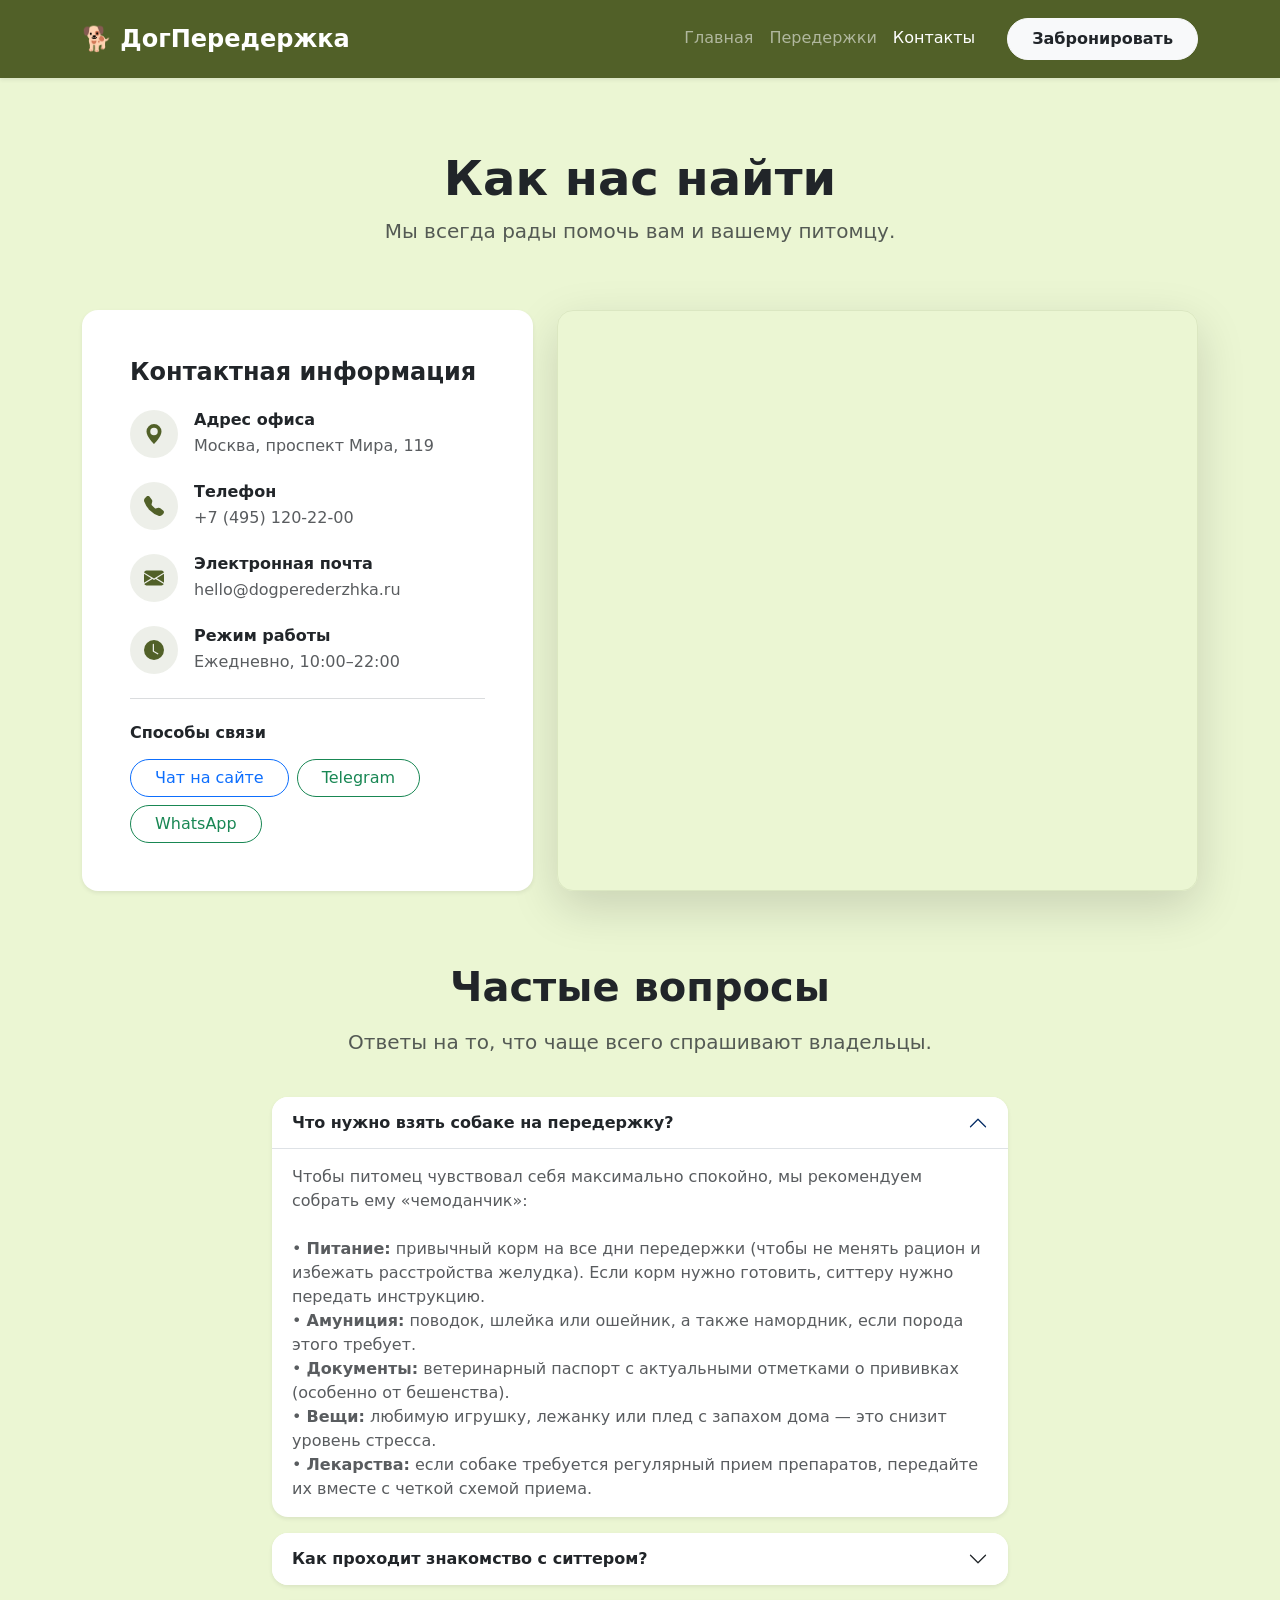
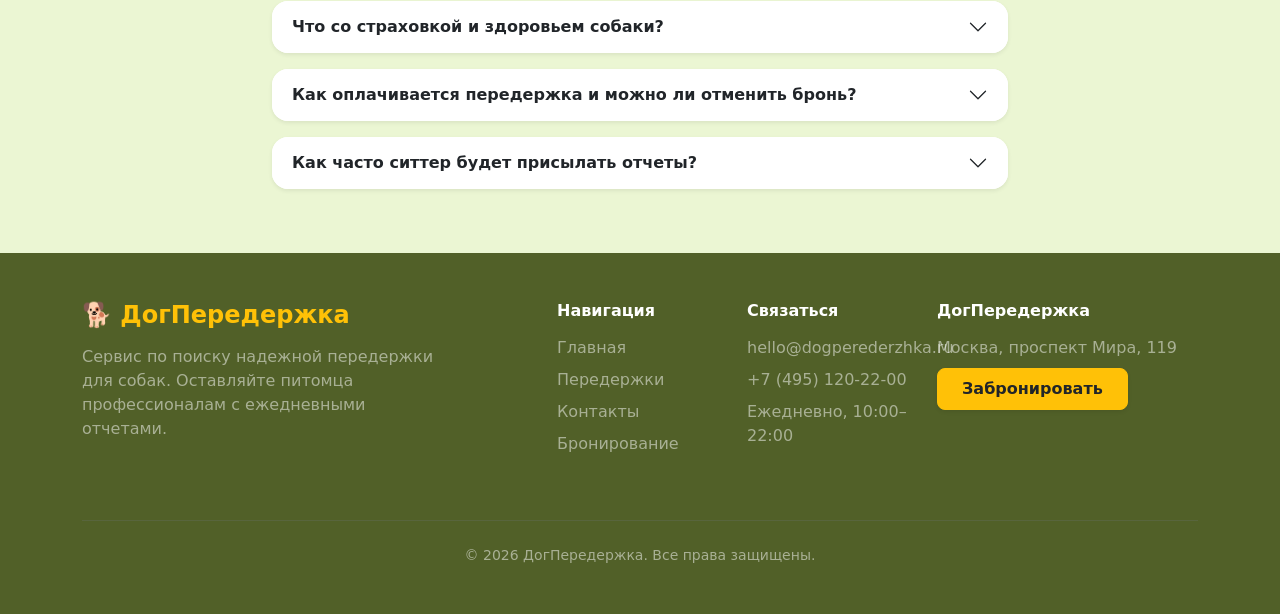
<file: contacts.html>
<!DOCTYPE html>
<html lang="ru">
<head>
  <meta charset="UTF-8">
  <meta name="viewport" content="width=device-width, initial-scale=1.0">
  <title>Контакты – ДогПередержка</title>
  <link href="https://cdn.jsdelivr.net/npm/bootstrap@5.3.3/dist/css/bootstrap.min.css" rel="stylesheet">
  <link rel="stylesheet" href="css/custom.css">
</head>
<body>

<!-- Навигация -->
<nav class="navbar navbar-expand-lg navbar-dark bg-header-footer sticky-top py-3 shadow-sm">
  <div class="container">
    <a class="navbar-brand fw-bold fs-4" href="index.html">🐕 ДогПередержка</a>
    <button class="navbar-toggler" type="button" data-bs-toggle="collapse" data-bs-target="#mainNavbar">
      <span class="navbar-toggler-icon"></span>
    </button>
    <div class="collapse navbar-collapse" id="mainNavbar">
      <ul class="navbar-nav ms-auto fw-medium">
        <li class="nav-item"><a class="nav-link" href="index.html">Главная</a></li>
        <li class="nav-item"><a class="nav-link" href="catalog.html">Передержки</a></li>
        <li class="nav-item"><a class="nav-link active" href="contacts.html">Контакты</a></li>
        <li class="nav-item ms-lg-4"><a class="btn btn-light text-dark px-4 py-2 fw-bold rounded-pill" href="booking.html">Забронировать</a></li>
      </ul>
    </div>
  </div>
</nav>

<main class="container my-5 pt-4">
  
  <!-- Заголовок -->
  <div class="row mb-5 text-center">
    <div class="col-12">
      <h1 class="fw-bold display-5 mb-2 text-dark">Как нас найти</h1>
      <p class="text-muted fs-5">Мы всегда рады помочь вам и вашему питомцу.</p>
    </div>
  </div>

  <!-- Карта и контакты -->
  <div class="row g-4 align-items-stretch mb-5">
    
    <!-- Левая колонка: Контакты -->
    <div class="col-12 col-lg-5">
      <div class="card bg-white border-0 shadow-sm rounded-4 p-4 p-md-5 h-100">
        <h2 class="h4 fw-bold mb-4 text-dark">Контактная информация</h2>
        
        <!-- Адрес -->
        <div class="d-flex align-items-start mb-4">
          <div class="contact-icon me-3">
            <svg xmlns="http://www.w3.org/2000/svg" width="20" height="20" fill="currentColor" class="bi bi-geo-alt-fill" viewBox="0 0 16 16">
              <path d="M8 16s6-5.686 6-10A6 6 0 0 0 2 6c0 4.314 6 10 6 10zm0-7a3 3 0 1 1 0-6 3 3 0 0 1 0 6z"/>
            </svg>
          </div>
          <div>
            <h3 class="h6 fw-bold mb-1">Адрес офиса</h3>
            <p class="text-muted mb-0">Москва, проспект Мира, 119</p>
          </div>
        </div>

        <!-- Телефон -->
        <div class="d-flex align-items-start mb-4">
          <div class="contact-icon me-3">
            <svg xmlns="http://www.w3.org/2000/svg" width="20" height="20" fill="currentColor" class="bi bi-telephone-fill" viewBox="0 0 16 16">
              <path fill-rule="evenodd" d="M1.885.511a1.745 1.745 0 0 1 2.61.163L6.29 2.98c.329.423.445.974.315 1.494l-.547 2.19a.678.678 0 0 0 .178.643l2.457 2.457a.678.678 0 0 0 .644.178l2.189-.547a1.745 1.745 0 0 1 1.494.315l2.306 1.794c.829.645.905 1.87.163 2.611l-1.034 1.034c-.74.74-1.846 1.065-2.877.702a18.634 18.634 0 0 1-7.01-4.42 18.634 18.634 0 0 1-4.42-7.009c-.362-1.03-.037-2.137.703-2.877L1.885.511z"/>
            </svg>
          </div>
          <div>
            <h3 class="h6 fw-bold mb-1">Телефон</h3>
            <p class="text-muted mb-0"><a href="tel:+74951202200" class="text-decoration-none text-muted">+7 (495) 120-22-00</a></p>
          </div>
        </div>

        <!-- Email -->
        <div class="d-flex align-items-start mb-4">
          <div class="contact-icon me-3">
            <svg xmlns="http://www.w3.org/2000/svg" width="20" height="20" fill="currentColor" class="bi bi-envelope-fill" viewBox="0 0 16 16">
              <path d="M.05 3.555A2 2 0 0 1 2 2h12a2 2 0 0 1 1.95 1.555L8 8.414.05 3.555ZM0 4.697v7.104l5.803-3.558L0 4.697ZM6.761 8.83l-6.57 4.027A2 2 0 0 0 2 14h12a2 2 0 0 0 1.808-1.144l-6.57-4.027L8 9.586l-1.239-.757Zm3.436-.586L16 11.801V4.697l-5.803 3.546Z"/>
            </svg>
          </div>
          <div>
            <h3 class="h6 fw-bold mb-1">Электронная почта</h3>
            <p class="text-muted mb-0"><a href="mailto:hello@dogperederzhka.ru" class="text-decoration-none text-muted">hello@dogperederzhka.ru</a></p>
          </div>
        </div>

        <!-- Режим работы -->
        <div class="d-flex align-items-start">
          <div class="contact-icon me-3">
            <svg xmlns="http://www.w3.org/2000/svg" width="20" height="20" fill="currentColor" class="bi bi-clock-fill" viewBox="0 0 16 16">
              <path d="M16 8A8 8 0 1 1 0 8a8 8 0 0 1 16 0zM8 3.5a.5.5 0 0 0-1 0V9a.5.5 0 0 0 .252.434l3.5 2a.5.5 0 0 0 .496-.868L8 8.71V3.5z"/>
            </svg>
          </div>
          <div>
            <h3 class="h6 fw-bold mb-1">Режим работы</h3>
            <p class="text-muted mb-0">Ежедневно, 10:00–22:00</p>
          </div>
        </div>
        
        <hr class="border-secondary my-4">
        
        <h3 class="h6 fw-bold mb-3">Способы связи</h3>
        <div class="d-flex flex-wrap gap-2">
          <a href="#" class="btn btn-outline-primary rounded-pill px-4">Чат на сайте</a>
          <a href="#" class="btn btn-outline-success rounded-pill px-4">Telegram</a>
          <a href="#" class="btn btn-outline-success rounded-pill px-4">WhatsApp</a>
        </div>
      </div>
    </div>

    <!-- Правая колонка: Яндекс.Карта -->
    <div class="col-12 col-lg-7">
      <div class="map-container">
        <!-- Вставлен iframe Яндекс.Карт с координатами проспекта Мира, 119 (ВДНХ) -->
        <iframe src="https://yandex.ru/map-widget/v1/?um=constructor%3A16d41e69ff52e1984a30044f2839a6c871e9b4e762da746ee16d73d15e79600f&amp;source=constructor" 
                width="100%" 
                height="100%" 
                frameborder="0" 
                allowfullscreen="true"
                loading="lazy">
        </iframe>
      </div>
    </div>
  </div>

    <!-- Блок FAQ -->
  <section class="mt-5 pt-4">
    <div class="row mb-4">
      <div class="col-12 text-center">
        <h2 class="fw-bold display-6 mb-3 text-dark">Частые вопросы</h2>
        <p class="text-muted fs-5">Ответы на то, что чаще всего спрашивают владельцы.</p>
      </div>
    </div>
    
    <div class="row justify-content-center">
      <div class="col-12 col-lg-8">
        <div class="accordion" id="faqAccordion">
          
          <!-- Вопрос 1 -->
          <div class="accordion-item border-0 shadow-sm rounded-4 mb-3 overflow-hidden">
            <h3 class="accordion-header">
              <button class="accordion-button fw-bold text-dark bg-white" type="button" data-bs-toggle="collapse" data-bs-target="#faq1">
                Что нужно взять собаке на передержку?
              </button>
            </h3>
            <div id="faq1" class="accordion-collapse collapse show" data-bs-parent="#faqAccordion">
              <div class="accordion-body text-muted">
                Чтобы питомец чувствовал себя максимально спокойно, мы рекомендуем собрать ему «чемоданчик»:<br><br>
                • <strong>Питание:</strong> привычный корм на все дни передержки (чтобы не менять рацион и избежать расстройства желудка). Если корм нужно готовить, ситтеру нужно передать инструкцию.<br>
                • <strong>Амуниция:</strong> поводок, шлейка или ошейник, а также намордник, если порода этого требует.<br>
                • <strong>Документы:</strong> ветеринарный паспорт с актуальными отметками о прививках (особенно от бешенства).<br>
                • <strong>Вещи:</strong> любимую игрушку, лежанку или плед с запахом дома — это снизит уровень стресса.<br>
                • <strong>Лекарства:</strong> если собаке требуется регулярный прием препаратов, передайте их вместе с четкой схемой приема.
              </div>
            </div>
          </div>

          <!-- Вопрос 2 -->
          <div class="accordion-item border-0 shadow-sm rounded-4 mb-3 overflow-hidden">
            <h3 class="accordion-header">
              <button class="accordion-button collapsed fw-bold text-dark bg-white" type="button" data-bs-toggle="collapse" data-bs-target="#faq2">
                Как проходит знакомство с ситтером?
              </button>
            </h3>
            <div id="faq2" class="accordion-collapse collapse" data-bs-parent="#faqAccordion">
              <div class="accordion-body text-muted">
                Мы всегда за то, чтобы собака и ситтер познакомились до начала бронирования.<br><br>
                Вы можете договориться о встрече на нейтральной территории (например, в парке) или приехать в гости к ситтеру. Это поможет понять, комфортно ли вашему питомцу с новым человеком, а ситтеру — узнать особенности характера и привычки собаки. Если встреча прошла успешно, вы сразу сможете обсудить все нюансы ухода.
              </div>
            </div>
          </div>

          <!-- Вопрос 3 -->
          <div class="accordion-item border-0 shadow-sm rounded-4 mb-3 overflow-hidden">
            <h3 class="accordion-header">
              <button class="accordion-button collapsed fw-bold text-dark bg-white" type="button" data-bs-toggle="collapse" data-bs-target="#faq3">
                Что со страховкой и здоровьем собаки?
              </button>
            </h3>
            <div id="faq3" class="accordion-collapse collapse" data-bs-parent="#faqAccordion">
              <div class="accordion-body text-muted">
                На всё время передержки действует страхование здоровья и гражданской ответственности.<br><br>
                Если у собаки возникнут проблемы со здоровьем, ситтер обязан незамедлительно связаться с вами. При необходимости мы поможем организовать визит к ветеринару (эта услуга доступна в блоке «Дополнительные услуги» при бронировании). Все ситтеры проходят инструктаж по оказанию первой помощи животным.
              </div>
            </div>
          </div>

          <!-- Вопрос 4 -->
          <div class="accordion-item border-0 shadow-sm rounded-4 mb-3 overflow-hidden">
            <h3 class="accordion-header">
              <button class="accordion-button collapsed fw-bold text-dark bg-white" type="button" data-bs-toggle="collapse" data-bs-target="#faq4">
                Как оплачивается передержка и можно ли отменить бронь?
              </button>
            </h3>
            <div id="faq4" class="accordion-collapse collapse" data-bs-parent="#faqAccordion">
              <div class="accordion-body text-muted">
                Точная стоимость рассчитывается в нашей форме бронирования с учетом количества собак, выбранных дат и сезона (в праздники и летом действуют повышенные коэффициенты).<br><br>
                <strong>Отмена брони:</strong> вы можете отменить заявку бесплатно не позднее чем за 48 часов до заселения. Если отмена происходит позже, удерживается небольшая компенсация за резерв времени ситтера.
              </div>
            </div>
          </div>

          <!-- Вопрос 5 -->
          <div class="accordion-item border-0 shadow-sm rounded-4 mb-3 overflow-hidden">
            <h3 class="accordion-header">
              <button class="accordion-button collapsed fw-bold text-dark bg-white" type="button" data-bs-toggle="collapse" data-bs-target="#faq5">
                Как часто ситтер будет присылать отчеты?
              </button>
            </h3>
            <div id="faq5" class="accordion-collapse collapse" data-bs-parent="#faqAccordion">
              <div class="accordion-body text-muted">
                Наши ситтеры присылают отчеты <strong>каждый день</strong>.<br><br>
                Обычно это несколько фотографий и короткое сообщение о том, как прошел день: как собака поела, погуляла, играла и спала. Мы понимаем, как важно быть спокойным за питомца, поэтому вы всегда можете попросить ситтера связаться с вами (звонок или видеосвязь), если соскучитесь.
              </div>
            </div>
          </div>

        </div>
      </div>
    </div>
  </section>

</main>

<!-- Подвал -->
<footer class="bg-header-footer text-white py-5 mt-auto">
  <div class="container">
    <div class="row g-4">
      <div class="col-12 col-lg-4">
        <h4 class="fw-bold mb-3 text-warning">🐕 ДогПередержка</h4>
        <p class="text-white-50">Сервис по поиску надежной передержки для собак. Оставляйте питомца профессионалам с ежедневными отчетами.</p>
      </div>
      <div class="col-6 col-md-3 col-lg-2 offset-lg-1">
        <h6 class="fw-bold mb-3">Навигация</h6>
        <ul class="list-unstyled">
          <li class="mb-2"><a class="text-white-50 footer-link" href="index.html">Главная</a></li>
          <li class="mb-2"><a class="text-white-50 footer-link" href="catalog.html">Передержки</a></li>
          <li class="mb-2"><a class="text-white-50 footer-link" href="contacts.html">Контакты</a></li>
          <li class="mb-2"><a class="text-white-50 footer-link" href="booking.html">Бронирование</a></li>
        </ul>
      </div>
      <div class="col-6 col-md-3 col-lg-2">
        <h6 class="fw-bold mb-3">Связаться</h6>
        <ul class="list-unstyled text-white-50">
          <li class="mb-2">hello@dogperederzhka.ru</li>
          <li class="mb-2">+7 (495) 120-22-00</li>
          <li class="mb-2">Ежедневно, 10:00–22:00</li>
        </ul>
      </div>
      <div class="col-12 col-md-6 col-lg-3 text-center text-md-start">
        <h6 class="fw-bold mb-3">ДогПередержка</h6>
        <p class="text-white-50 mb-2">Москва, проспект Мира, 119</p>
        <a href="booking.html" class="btn btn-warning text-dark fw-bold px-4 py-2 rounded-3 shadow-sm">Забронировать</a>
      </div>
    </div>
    <hr class="border-secondary mt-5 mb-4">
    <div class="row">
      <div class="col-12 text-center">
        <p class="text-white-50 small mb-0">&copy; 2026 ДогПередержка. Все права защищены.</p>
      </div>
    </div>
  </div>
</footer>

<script src="https://cdn.jsdelivr.net/npm/bootstrap@5.3.3/dist/js/bootstrap.bundle.min.js"></script>
</body>
</html>
</file>
<file: css/custom.css>
/* --- ЦВЕТОВАЯ ПАЛИТРА --- */
:root {
  --brand-dark: #516028;  /* Темно-оливковый (хедер, футер) */
  --brand-light: #EBF6D3; /* Светло-зеленый (фон) */
}

/* Основной фон сайта */
body {
  min-height: 100vh;
  display: flex;
  flex-direction: column;
  font-family: system-ui, -apple-system, "Segoe UI", Roboto, "Helvetica Neue", Arial, sans-serif;
  background-color: var(--brand-light) !important;
}

main {
  flex: 1 0 auto;
}

/* Хедер и Футер */
.bg-header-footer {
  background-color: var(--brand-dark) !important;
}

/* Кнопки */
.btn-primary {
  background-color: var(--brand-dark);
  border-color: var(--brand-dark);
  color: #fff;
}
.btn-primary:hover, .btn-primary:focus {
  background-color: #3e4a1e;
  border-color: #3e4a1e;
}
.btn-outline-dark {
  color: var(--brand-dark);
  border-color: var(--brand-dark);
}
.btn-outline-dark:hover {
  background-color: var(--brand-dark);
  color: #fff;
}

/* Текст бренда */
.text-brand { color: var(--brand-dark) !important; }
.bg-brand-light { background-color: var(--brand-light) !important; }

/* --- КАРТОЧКИ --- */
.card {
  transition: transform 0.3s ease, box-shadow 0.3s ease;
  border: none;
  border-radius: 1rem;
  box-shadow: 0 0.125rem 0.25rem rgba(0, 0, 0, 0.075);
}
.card:hover {
  transform: translateY(-5px);
  box-shadow: 0 1rem 3rem rgba(0,0,0,.15) !important;
}
.card-img-top {
  height: 220px;
  object-fit: cover;
  object-position: center 20%;
  border-top-left-radius: 1rem;
  border-top-right-radius: 1rem;
}

/* --- ЭМОДЗИ-АВАТАРКИ --- */
.emoji-avatar {
  width: 56px;
  height: 56px;
  border-radius: 50%;
  display: flex;
  align-items: center;
  justify-content: center;
  font-size: 1.8rem;
  border: 2px solid #fff;
  box-shadow: 0 2px 5px rgba(0,0,0,0.1);
  flex-shrink: 0;
}

/* Большие иконки-эмодзи для преимуществ */
.feature-icon {
  width: 80px;
  height: 80px;
  border-radius: 50%;
  display: flex;
  align-items: center;
  justify-content: center;
  font-size: 2.5rem;
  background-color: #ffffff;
  box-shadow: 0 4px 12px rgba(0,0,0,0.08);
  border: 2px solid rgba(81, 96, 40, 0.1);
}

/* --- АНИМАЦИИ --- */
.review-card {
  transition: transform 0.3s ease, box-shadow 0.3s ease, border-color 0.3s ease;
  border: 1px solid transparent !important;
}
.review-card:hover {
  transform: translateY(-8px);
  box-shadow: 0 15px 30px rgba(81, 96, 40, 0.15) !important;
  border-color: rgba(81, 96, 40, 0.2) !important;
}

.footer-link {
  position: relative;
  display: inline-block;
  text-decoration: none;
  transition: color 0.3s ease;
}
.footer-link::after {
  content: '';
  position: absolute;
  width: 0;
  height: 2px;
  bottom: -2px;
  left: 0;
  background-color: #ffc107;
  transition: width 0.3s ease;
}
.footer-link:hover {
  color: #ffffff !important;
}
.footer-link:hover::after {
  width: 100%;
}

/* --- ФИЛЬТРЫ (CATALOG) --- */
.bg-filter {
  background-color: #cadbb7 !important;
}
.bg-filter .form-control,
.bg-filter .form-select {
  background-color: #ffffff;
  border: 1px solid rgba(81, 96, 40, 0.2);
}
.bg-filter .form-control:focus,
.bg-filter .form-select:focus {
  border-color: #516028;
  box-shadow: 0 0 0 0.25rem rgba(81, 96, 40, 0.25);
}

/* --- ФОРМЫ (BOOKING) --- */
.form-control-lg, .form-select-lg {
  border-radius: 0.5rem;
  border: 1px solid #ced4da;
  font-size: 1rem;
}
.form-control-lg:focus, .form-select-lg:focus {
  border-color: #516028;
  box-shadow: 0 0 0 0.25rem rgba(81, 96, 40, 0.15);
}
.contact-box {
  background-color: #ffffff;
  border-radius: 1rem;
  padding: 1.5rem;
  border-left: 4px solid #516028;
}

/* Стили для Яндекс.Карты */
.map-container {
  border-radius: 1rem;
  overflow: hidden;
  box-shadow: 0 1rem 3rem rgba(0,0,0,.15);
  height: 100%;
  min-height: 400px;
  border: 1px solid rgba(81, 96, 40, 0.1);
}

.map-container iframe {
  width: 100%;
  height: 100%;
  border: none;
}

/* Стили для иконок контактов */
.contact-icon {
  width: 48px;
  height: 48px;
  background-color: rgba(81, 96, 40, 0.1);
  color: #516028;
  border-radius: 50%;
  display: flex;
  align-items: center;
  justify-content: center;
  font-size: 1.25rem;
  flex-shrink: 0;
}

/* --- ТАБЛИЦА СРАВНЕНИЯ --- */
.compare-table-wrap {
  background-color: var(--brand-light); /* Светло-зеленый фон вокруг таблицы */
  border-bottom-left-radius: 1rem;
  border-bottom-right-radius: 1rem;
}

.compare-table-wrap .table {
  --bs-table-bg: transparent;
  --bs-table-border-color: rgba(81, 96, 40, 0.2); /* Оливковые границы */
  margin-bottom: 0;
}

/* Заголовок таблицы (имена ситтеров) */
.compare-table-wrap .table thead th {
  background-color: var(--brand-dark) !important; /* Темно-оливковый */
  color: #ffffff !important;
  border-bottom: 2px solid var(--brand-dark);
  font-weight: 600;
  padding-top: 1rem;
  padding-bottom: 1rem;
}

/* Первый столбец заголовка (Характеристика) */
.compare-table-wrap .table thead th:first-child {
  background-color: #3e4a1e !important; /* Чуть темнее для контраста */
}

/* Ячейки таблицы. Делаем все ячейки сплошного светло-зеленого цвета */
.compare-table-wrap .table tbody th,
.compare-table-wrap .table tbody td {
  background-color: var(--brand-light) !important; /* Тот же цвет, что и фон вокруг */
  color: #333;
  vertical-align: middle;
}

/* Левая колонка (названия характеристик) — делаем текст темнее и жирнее для читаемости */
.compare-table-wrap .table tbody th {
  color: var(--brand-dark) !important;
  font-weight: 600;
  width: 30%; /* Фиксируем ширину первого столбца */
}

/* Убираем эффект зебры при наведении, чтобы цвет оставался сплошным */
.compare-table-wrap .table tbody tr:hover th,
.compare-table-wrap .table tbody tr:hover td {
  background-color: var(--brand-light) !important; 
}
</file>
